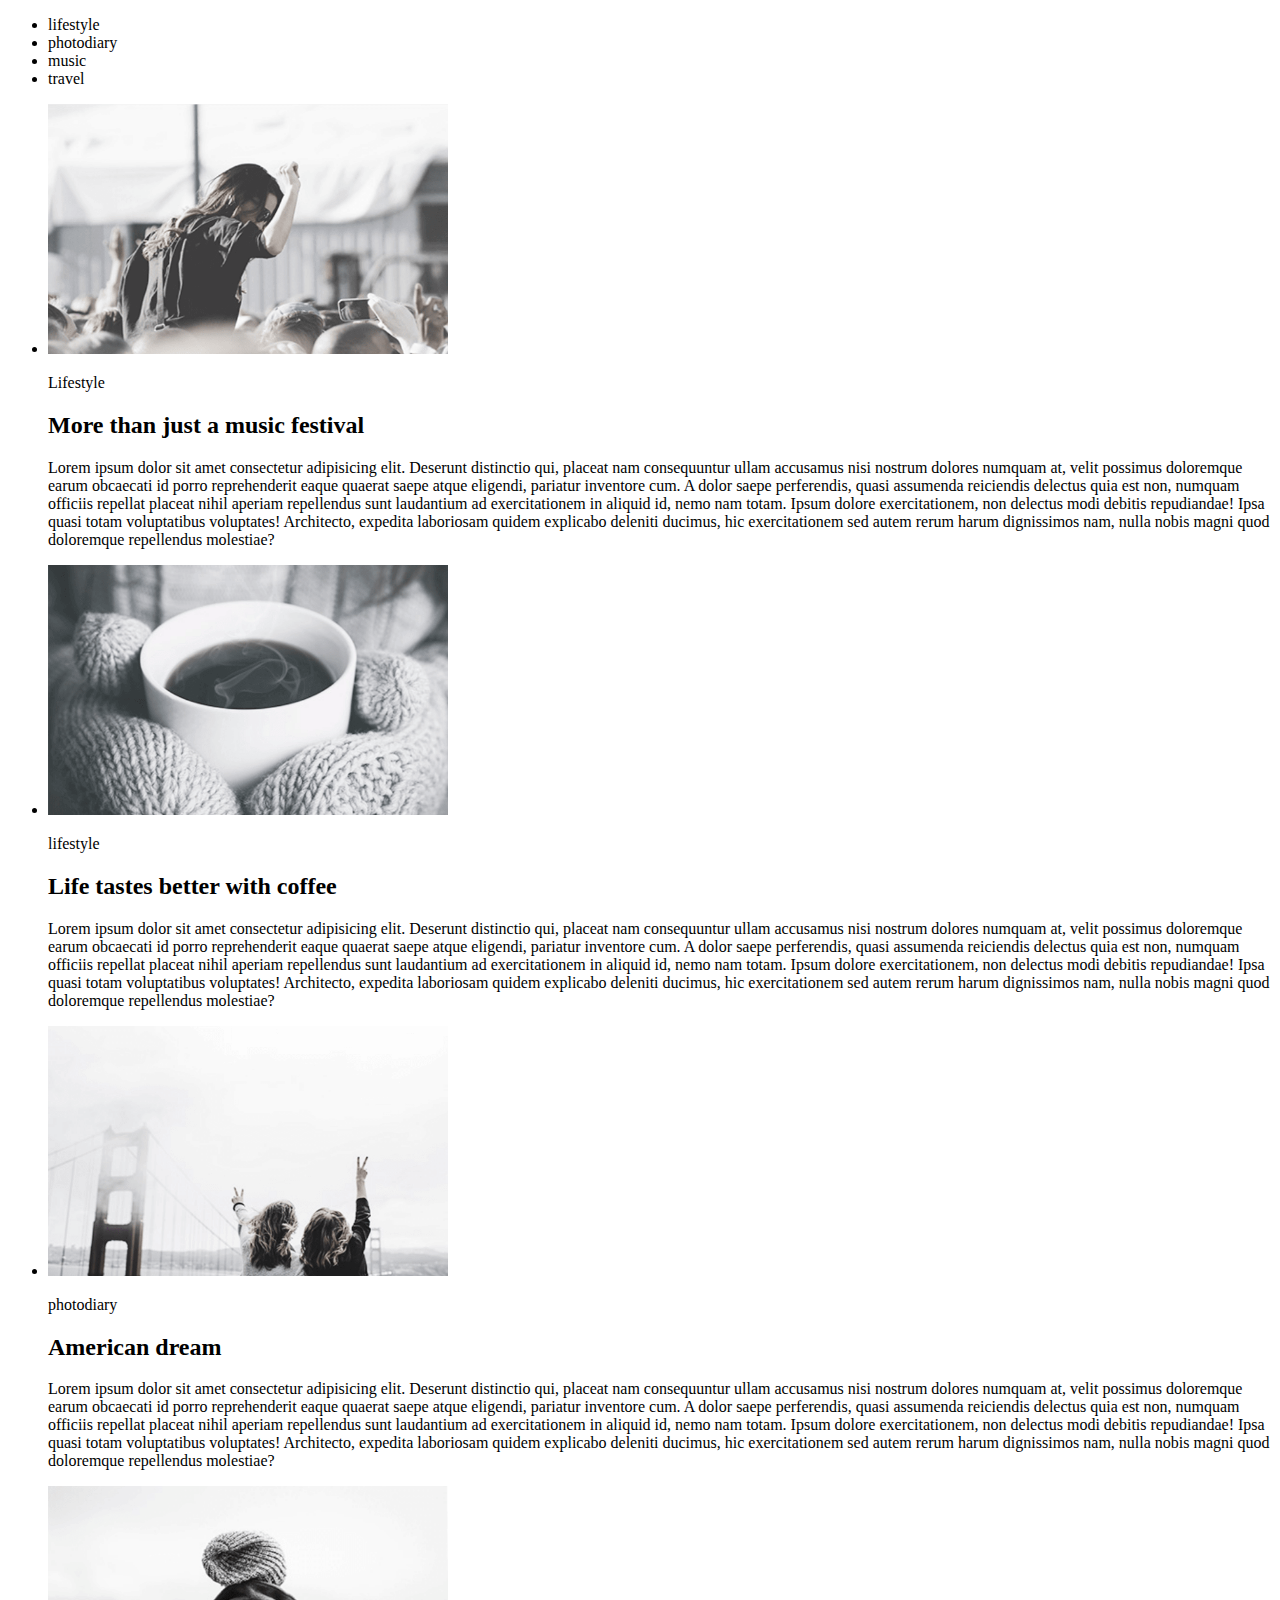
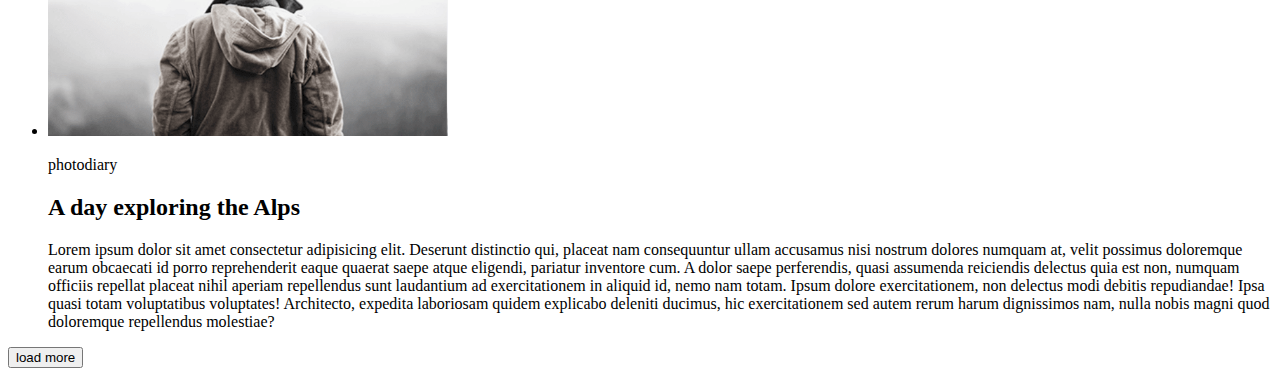
<file: html-css/module-01/index.html>
<!DOCTYPE HTML>
<html lang="en">
    <head>
        <meta charset="UTF-8">
        <title>Life of a Traveling Music Photographer</title>
    </head>
    <body>
		<nav>
			<ul>
				<li>lifestyle</li>
				<li>photodiary</li>
				<li>music</li>
				<li>travel</li>
			</ul>
		</nav>
		
		<main>
			<ul>
				<li>
					<img src="./img/lifestyle1.png" alt="Girl is siting on shoulders at a concert" width="400" height="250">
					<p>Lifestyle</p>
					<h2>More than just a music festival</h2>
					<p>
						Lorem ipsum dolor sit amet consectetur adipisicing elit. Deserunt distinctio qui, placeat
						nam consequuntur ullam accusamus nisi nostrum dolores numquam at, velit possimus doloremque earum obcaecati id
						porro reprehenderit eaque quaerat saepe atque eligendi, pariatur inventore cum. A dolor saepe perferendis,
						quasi assumenda reiciendis delectus quia est non, numquam officiis repellat placeat nihil aperiam
						repellendus sunt laudantium ad exercitationem in aliquid id, nemo nam totam. Ipsum dolore exercitationem,
						non delectus modi debitis repudiandae! Ipsa quasi totam voluptatibus voluptates! Architecto, expedita
						laboriosam quidem explicabo deleniti ducimus, hic exercitationem sed autem rerum harum dignissimos nam,
						nulla nobis magni quod doloremque repellendus molestiae?
					</p>
				</li>
				
				<li>
					<img src="./img/lifestyle2.png" alt="Girl holding a cup of coffee in gloves" width="400" height="250">
					<p>lifestyle</p>
					<h2>Life tastes better with coffee</h2>
					<p>
						Lorem ipsum dolor sit amet consectetur adipisicing elit. Deserunt distinctio qui, placeat
						nam consequuntur ullam accusamus nisi nostrum dolores numquam at, velit possimus doloremque earum obcaecati id
						porro reprehenderit eaque quaerat saepe atque eligendi, pariatur inventore cum. A dolor saepe perferendis,
						quasi assumenda reiciendis delectus quia est non, numquam officiis repellat placeat nihil aperiam
						repellendus sunt laudantium ad exercitationem in aliquid id, nemo nam totam. Ipsum dolore exercitationem,
						non delectus modi debitis repudiandae! Ipsa quasi totam voluptatibus voluptates! Architecto, expedita
						laboriosam quidem explicabo deleniti ducimus, hic exercitationem sed autem rerum harum dignissimos nam,
						nulla nobis magni quod doloremque repellendus molestiae?
					</p>
				</li>
				
				<li>
					<img src="./img/photodiary1.png" alt="Two girls show peace to Golden Gate Bridge" width="400" height="250">
					<p>photodiary</p>
					<h2>American dream</h2>
					<p>
						Lorem ipsum dolor sit amet consectetur adipisicing elit. Deserunt distinctio qui, placeat
						nam consequuntur ullam accusamus nisi nostrum dolores numquam at, velit possimus doloremque earum obcaecati id
						porro reprehenderit eaque quaerat saepe atque eligendi, pariatur inventore cum. A dolor saepe perferendis,
						quasi assumenda reiciendis delectus quia est non, numquam officiis repellat placeat nihil aperiam
						repellendus sunt laudantium ad exercitationem in aliquid id, nemo nam totam. Ipsum dolore exercitationem,
						non delectus modi debitis repudiandae! Ipsa quasi totam voluptatibus voluptates! Architecto, expedita
						laboriosam quidem explicabo deleniti ducimus, hic exercitationem sed autem rerum harum dignissimos nam,
						nulla nobis magni quod doloremque repellendus molestiae?
					</p>
				</li>
				
				<li>
					<img src="./img/photodiary2.png" alt="Guy stands behind and looks at the mountains" width="400" height="250">
					<p>photodiary</p>
					<h2>A day exploring the Alps</h2>
					<p>
						Lorem ipsum dolor sit amet consectetur adipisicing elit. Deserunt distinctio qui, placeat
						nam consequuntur ullam accusamus nisi nostrum dolores numquam at, velit possimus doloremque earum obcaecati id
						porro reprehenderit eaque quaerat saepe atque eligendi, pariatur inventore cum. A dolor saepe perferendis,
						quasi assumenda reiciendis delectus quia est non, numquam officiis repellat placeat nihil aperiam
						repellendus sunt laudantium ad exercitationem in aliquid id, nemo nam totam. Ipsum dolore exercitationem,
						non delectus modi debitis repudiandae! Ipsa quasi totam voluptatibus voluptates! Architecto, expedita
						laboriosam quidem explicabo deleniti ducimus, hic exercitationem sed autem rerum harum dignissimos nam,
						nulla nobis magni quod doloremque repellendus molestiae?
					</p>
				</li>
			</ul>
		</main>
		
		<footer>
			<button>load more</button>
		</footer>
    </body>
</html>
</file>
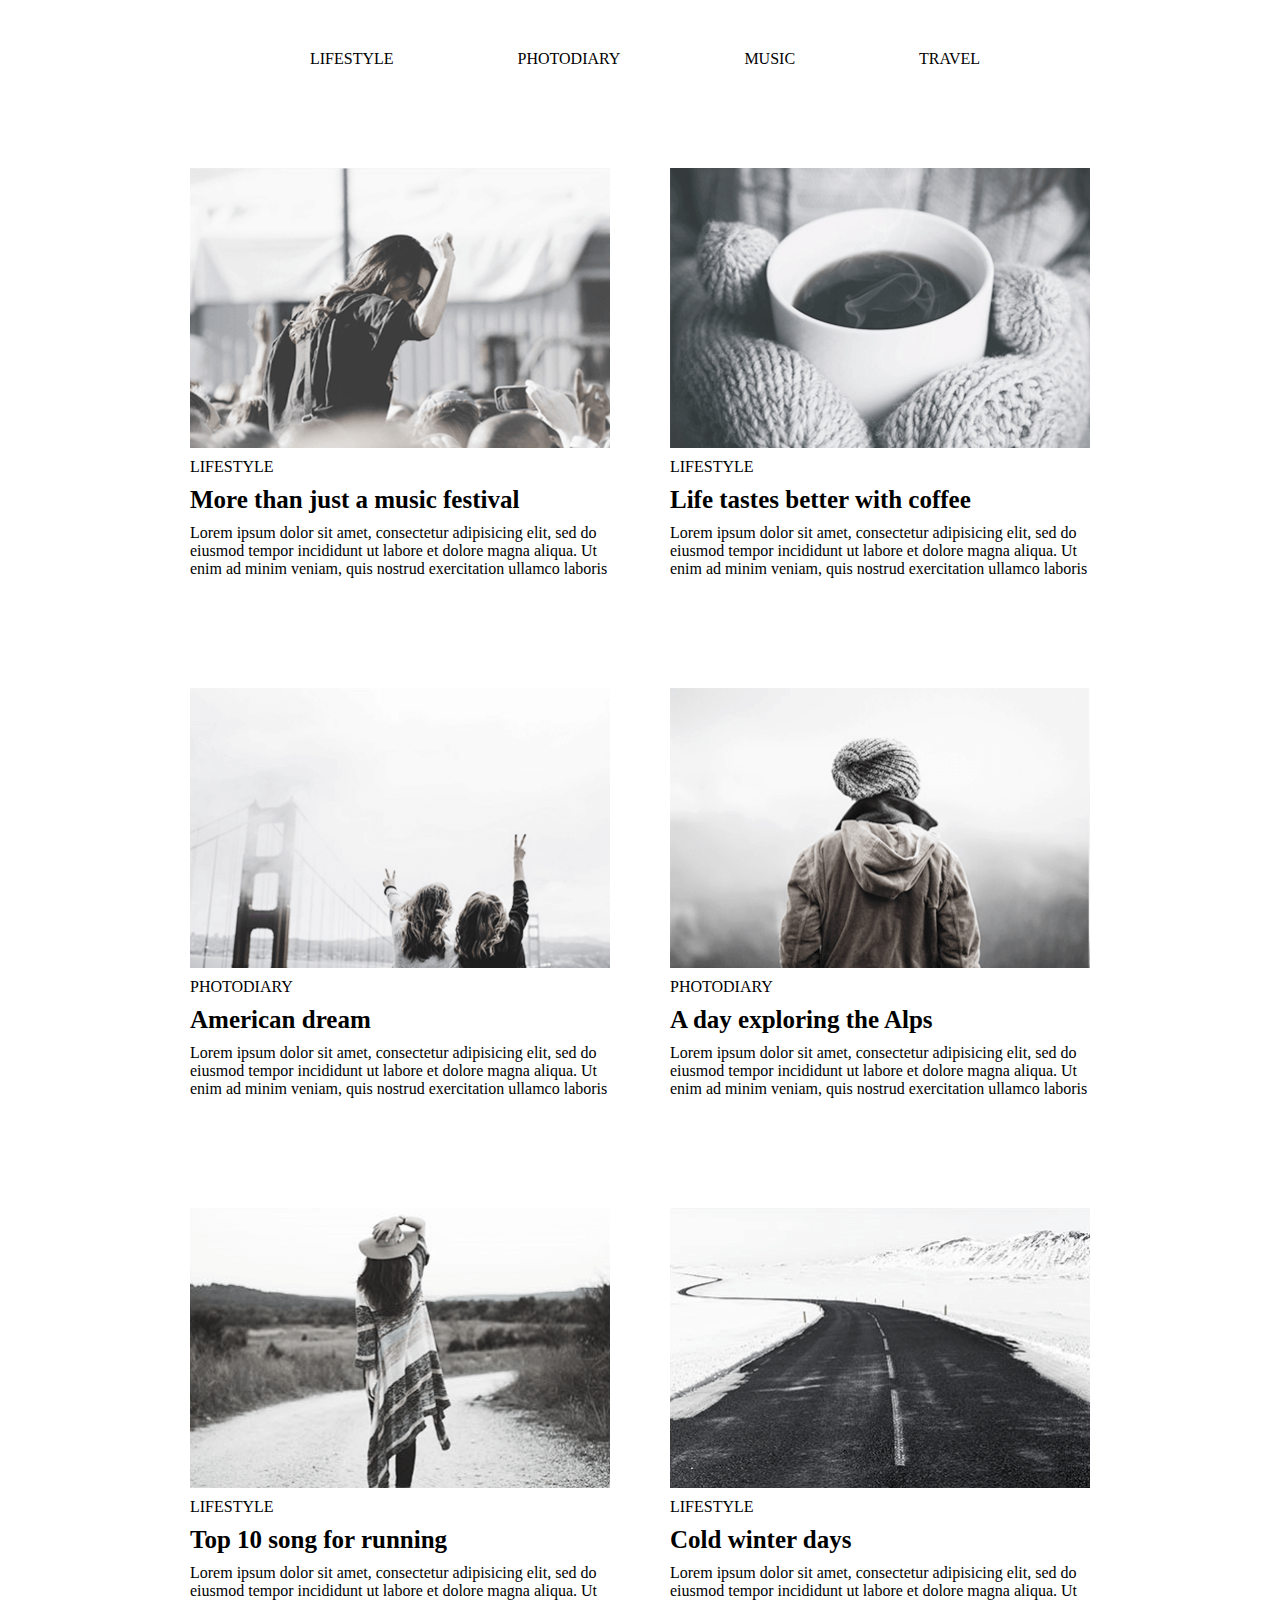
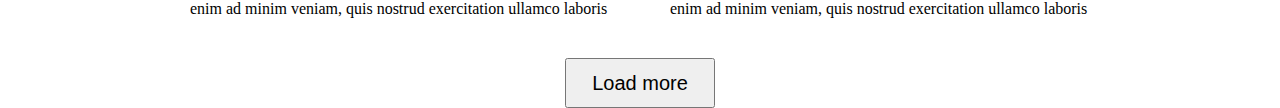
<file: html-css/module-03/index.html>
<!DOCTYPE HTML>
<html lang="en">
<head>
	<meta charset="UTF-8">		
	<link rel="stylesheet" href="css/style.css" type="text/css">
	<title>Life of a Traveling Music Photographer</title>		
</head>
<body>
	<header class="wrapper">
		<nav>
			<ul class="navigation">
				<li>LIFESTYLE</li>
				<li>PHOTODIARY</li>
				<li>MUSIC</li>
				<li>TRAVEL</li>
			</ul>
		</nav>
	</header>
	
	<main class="wrapper">
		<ul class= "articles">
			<li class="rigth_article">
				<img src="./img/lifestyle1.png" alt="Girl is siting on shoulders at a concert">
				<p>LIFESTYLE</p>
				<h2>More than just a music festival</h2>
				<p>
					Lorem ipsum dolor sit amet, consectetur adipisicing elit,
					sed do eiusmod tempor incididunt ut labore et dolore magna aliqua.
					Ut enim ad minim veniam, quis nostrud exercitation ullamco laboris
				</p>
			</li>
			
			<li>
				<img src="./img/lifestyle2.png" alt="Girl holding a cup of coffee in gloves">
				<p>LIFESTYLE</p>
				<h2>Life tastes better with coffee</h2>
				<p>
					Lorem ipsum dolor sit amet, consectetur adipisicing elit,
					sed do eiusmod tempor incididunt ut labore et dolore magna aliqua.
					Ut enim ad minim veniam, quis nostrud exercitation ullamco laboris
				</p>
			</li>			
		
			<li class="rigth_article">
				<img src="./img/photodiary1.png" alt="Two girls show peace to Golden Gate Bridge">
				<p>PHOTODIARY</p>
				<h2>American dream</h2>
				<p>
					Lorem ipsum dolor sit amet, consectetur adipisicing elit,
					sed do eiusmod tempor incididunt ut labore et dolore magna aliqua.
					Ut enim ad minim veniam, quis nostrud exercitation ullamco laboris
				</p>
			</li>
			
			<li>
				<img src="./img/photodiary2.png" alt="Guy stands behind and looks at the mountains">
				<p>PHOTODIARY</p>
				<h2>A day exploring the Alps</h2>
				<p>
					Lorem ipsum dolor sit amet, consectetur adipisicing elit,
					sed do eiusmod tempor incididunt ut labore et dolore magna aliqua.
					Ut enim ad minim veniam, quis nostrud exercitation ullamco laboris
				</p>
			</li>							
		
			<li class="rigth_article">
				<img src="./img/lifestyle3.png" alt="The girl in the hat goes on the road">
				<p>LIFESTYLE</p>
				<h2>Top 10 song for running</h2>
				<p>
					Lorem ipsum dolor sit amet, consectetur adipisicing elit,
					sed do eiusmod tempor incididunt ut labore et dolore magna aliqua.
					Ut enim ad minim veniam, quis nostrud exercitation ullamco laboris
				</p>
			</li>			
			
			<li>
				<img src="./img/lifestyle4.png" alt="Road in snowy locality">
				<p>LIFESTYLE</p>
				<h2>Cold winter days</h2>
				<p>
					Lorem ipsum dolor sit amet, consectetur adipisicing elit,
					sed do eiusmod tempor incididunt ut labore et dolore magna aliqua.
					Ut enim ad minim veniam, quis nostrud exercitation ullamco laboris
				</p>
			</li>
			</div>
		</ul>
	</main>
	
	<footer class="wrapper">
		<button class="load-button">Load more</button>
	</footer>
</body>
</html>
</file>
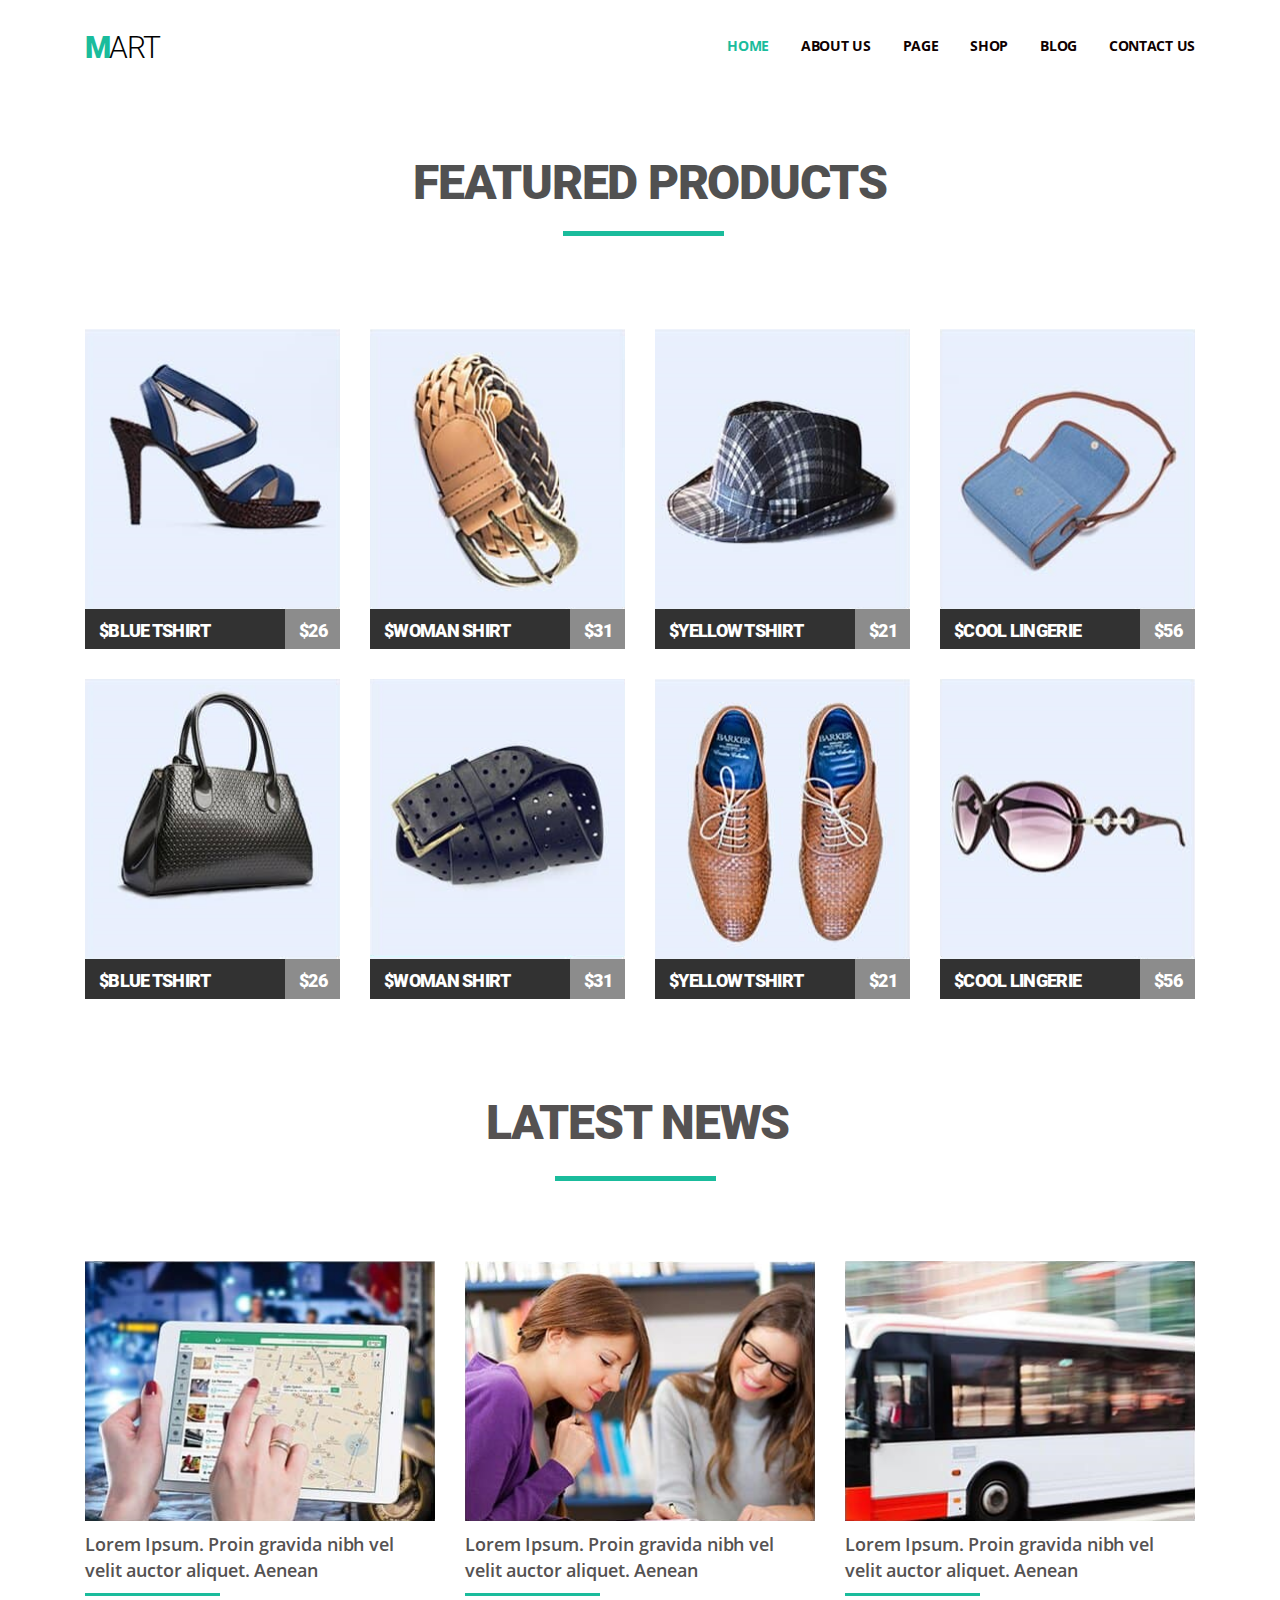
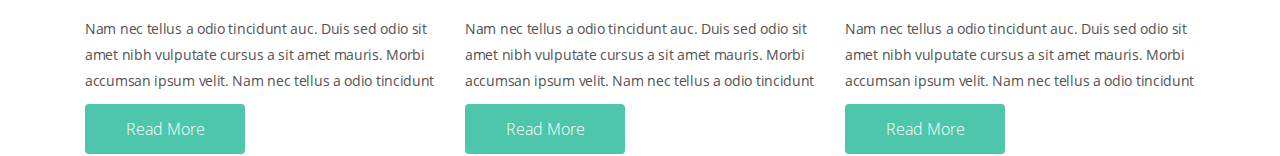
<file: html-css/module-04/index.html>
<!DOCTYPE html>
<html lang="en">
<head>
	<meta charset="UTF-8">
	<title>MART | Products & News</title>
	<link rel="stylesheet" href="css/style.css">
</head>
<body>			
	<header>
		<div class="wrapper">			
			<h2 class="page_title"><span>M</span>ART</h2>
			<nav>
				<ul>
					<li>
						<a href="">home</a>
					</li>
					<li>
						<a href="">about us</a>
					</li>
					<li>
						<a href="">page</a>
					</li>
					<li>
						<a href="">shop</a>
					</li>
					<li>
						<a href="">blog</a>
					</li>
					<li>
						<a href="">contact us</a>
					</li>
				</ul>
			</nav>
		</div>
	</header>

	<main>
		<section class="wrapper products clearfix">
				<h2 class="products_block_title">featured products</h2>				
				<ul class="products_list">
					<li>
						<div class="product_info">
							<div class="product_picture">
								<img src="./img/featuredproducts-p1.png" alt="">
							</div>						
							<div class="product_name">
								<h4>blue tshirt</h4>
							</div>
							<div class="product_price">
								<h4>26</h4>
							</div>
						</div>
					</li>
					<li>
						<div class="product_info">
							<div class="product_picture">
								<img src="./img/featuredproducts-p2.png" alt="">
							</div>						
							<div class="product_name">
								<h4>woman shirt</h4>
							</div>
							<div class="product_price">
								<h4>31</h4>
							</div>
						</div>
					</li>
					<li>
						<div class="product_info">
							<div class="product_picture">
								<img src="./img/featuredproducts-p3.png" alt="">
							</div>						
							<div class="product_name">
								<h4>yellow tshirt</h4>
							</div>
							<div class="product_price">
								<h4>21</h4>
							</div>
						</div>
					</li>
					<li>
						<div class="product_info">
							<div class="product_picture">
								<img src="./img/featuredproducts-p4.png" alt="">
							</div>						
							<div class="product_name">
								<h4>cool lingerie</h4>
							</div>
							<div class="product_price">
								<h4>56</h4>
							</div>
						</div>
					</li>
					<li>
						<div class="product_info">
							<div class="product_picture">
								<img src="./img/featuredproducts-p5.png" alt="">
							</div>						
							<div class="product_name">
								<h4>blue tshirt</h4>
							</div>
							<div class="product_price">
								<h4>26</h4>
							</div>
						</div>
					</li>
					<li>
						<div class="product_info">
							<div class="product_picture">
								<img src="./img/featuredproducts-p6.png" alt="">
							</div>						
							<div class="product_name">
								<h4>woman shirt</h4>
							</div>
							<div class="product_price">
								<h4>31</h4>
							</div>
						</div>
					</li>
					<li>
						<div class="product_info">
							<div class="product_picture">
								<img src="./img/featuredproducts-p7.png" alt="">
							</div>						
							<div class="product_name">
								<h4>yellow tshirt</h4>
							</div>
							<div class="product_price">
								<h4>21</h4>
							</div>
						</div>
					</li>
					<li>
						<div class="product_info">
							<div class="product_picture">
								<img src="./img/featuredproducts-p8.png" alt="">
							</div>						
							<div class="product_name">
								<h4>cool lingerie</h4>
							</div>
							<div class="product_price">
								<h4>56</h4>
							</div>
						</div>
					</li>
				</ul>
		</section>	

		<section class="wrapper news clearfix">
			<h2 class="news_block_title">latest news</h2>
			<ul class="news_list">
				<li>
					<img src="./img/latestnews-img1.png" alt="">
					<h4>
						Lorem Ipsum. Proin gravida nibh vel velit auctor aliquet. Aenean
					</h4>
					<p>
						Nam nec tellus a odio tincidunt auc. Duis sed odio sit amet nibh
						vulputate cursus a sit amet mauris. Morbi accumsan ipsum velit.
						Nam nec tellus a odio tincidunt
					</p>
					<button>Read More</button>
				</li>
				<li>
					<img src="./img/latestnews-img2.png" alt="">
					<h4>
						Lorem Ipsum. Proin gravida nibh vel velit auctor aliquet. Aenean
					</h4>
					<p>
						Nam nec tellus a odio tincidunt auc. Duis sed odio sit amet nibh
						vulputate cursus a sit amet mauris. Morbi accumsan ipsum velit.
						Nam nec tellus a odio tincidunt
					</p>
					<button>Read More</button>
				</li>
				<li>
					<img src="./img/latestnews-img3.png" alt="">
					<h4>
						Lorem Ipsum. Proin gravida nibh vel velit auctor aliquet. Aenean
					</h4>
					<p>
						Nam nec tellus a odio tincidunt auc. Duis sed odio sit amet nibh
						vulputate cursus a sit amet mauris. Morbi accumsan ipsum velit.
						Nam nec tellus a odio tincidunt
					</p>					
					<button>Read More</button>
				</li>				
			</ul>				
		</section>				
	</main>	
</body>
</html>
</file>
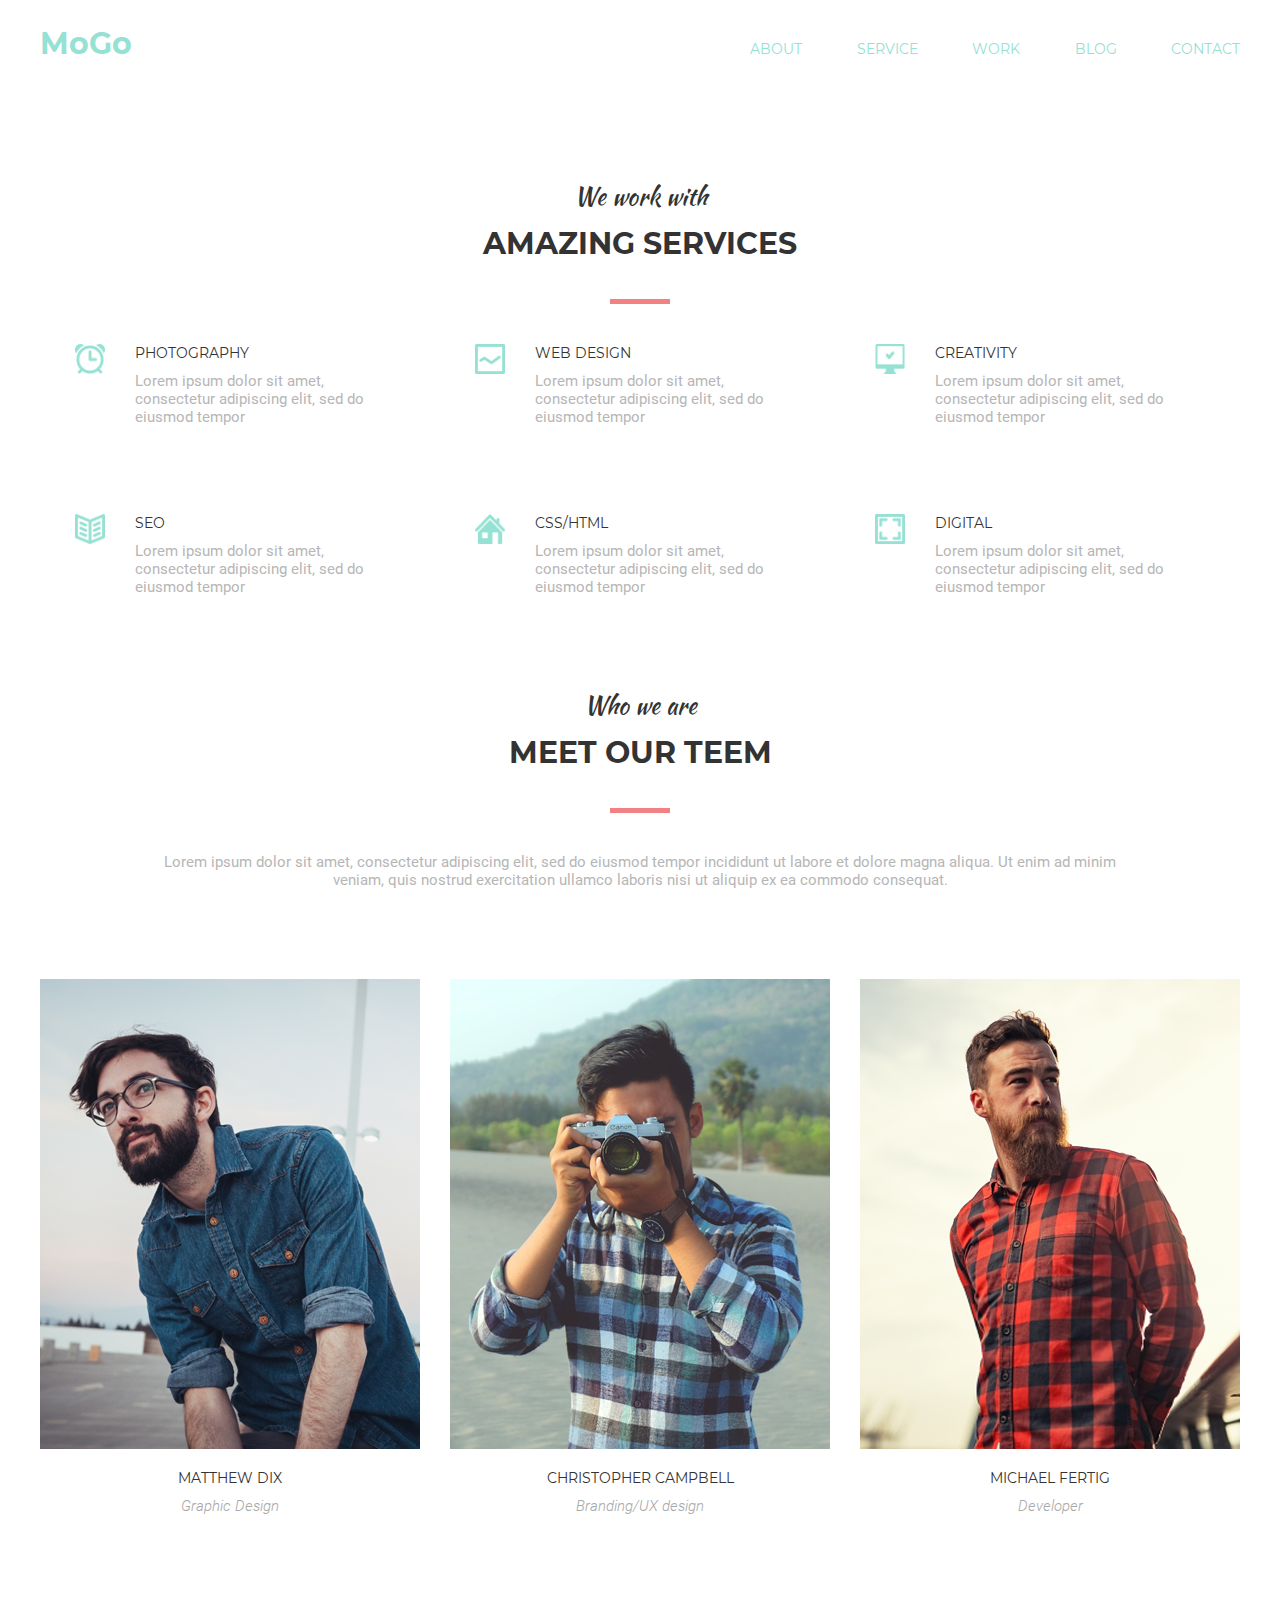
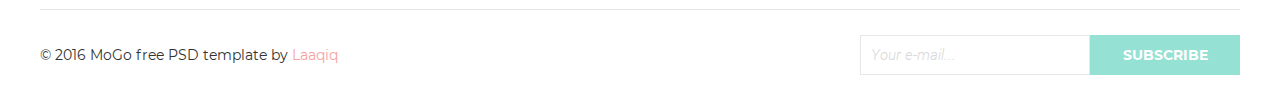
<file: html-css/module-06/index.html>
<!DOCTYPE html>
<html lang="en">
<head>
	<meta charset="UTF-8">
	<title>MoGo | About</title>
	<link rel="stylesheet" href="css/style.css">
</head>
<body>
	<header class="content-wrapper">
		<h1>MoGo</h1>
		<nav>
			<ul>
				<li>
					<a href="#">about</a>
				</li>
				<li>
					<a href="#">service</a>
				</li>
				<li>
					<a href="#">work</a>
				</li>
				<li>
					<a href="#">blog</a>
				</li>
				<li>
					<a href="#">contact</a>
				</li>
			</ul>
		</nav>
	</header>

	<main class="content-wrapper">
		<section class="services">
			<div class="section-title">
				<p>We work with</p>
				<h2>amazing services</h2>
			</div>

			<ul>
				<li>
					<img src="./img/icons/alarm.png" alt="">
					<div class="info">
						<h3>photography</h3>
						<p>
							Lorem ipsum dolor sit amet, consectetur adipiscing elit, sed do eiusmod tempor
						</p>
					</div>
				</li>

				<li>
					<img src="./img/icons/webdesign.png" alt="">
					<div class="info">
						<h3>web design</h3>
						<p>
							Lorem ipsum dolor sit amet, consectetur adipiscing elit, sed do eiusmod tempor
						</p>
					</div>
				</li>

				<li>
					<img src="./img/icons/creativity.png" alt="">
					<div class="info">
						<h3>creativity</h3>
						<p>
							Lorem ipsum dolor sit amet, consectetur adipiscing elit, sed do eiusmod tempor
						</p>
					</div>
				</li>

				<li>
					<img src="./img/icons/seo.png" alt="">
					<div class="info">
						<h3>seo</h3>
						<p>
							Lorem ipsum dolor sit amet, consectetur adipiscing elit, sed do eiusmod tempor
						</p>
					</div>
				</li>

				<li>
					<img src="./img/icons/home.png" alt="">
					<div class="info">
						<h3>css&#47;html</h3>
						<p>
							Lorem ipsum dolor sit amet, consectetur adipiscing elit, sed do eiusmod tempor
						</p>
					</div>
				</li>

				<li>
					<img src="./img/icons/digital.png" alt="">
					<div class="info">
						<h3>digital</h3>
						<p>
							Lorem ipsum dolor sit amet, consectetur adipiscing elit, sed do eiusmod tempor
						</p>
					</div>
				</li>
			</ul>
		</section>

		<section class="team">
			<div class="section-title">
				<p>Who we are</p>
				<h2>meet our teem</h2>
			</div>

			<p>
				Lorem ipsum dolor sit amet, consectetur adipiscing elit, sed do eiusmod tempor incididunt
				ut labore et dolore magna aliqua. Ut enim ad minim veniam, quis nostrud exercitation ullamco
				laboris nisi ut aliquip ex ea commodo consequat.
			</p>

			<ul>
				<li>
					<img src="./img/dix.png" alt="">

					<div class="shared">
						<a href="#">
							<span><img src="./img/icons/facebook.png" alt=""></span>
						</a>
						<a href="#">
							<span><img src="./img/icons/twitter.png" alt=""></span>
						</a>
						<a href="#">
							<span><img src="./img/icons/pinterest.png" alt=""></span>
						</a>
						<a href="#">
							<span><img src="./img/icons/instagram.png" alt=""></span>
						</a>
					</div>
				</li>
				<li>
					<img src="./img/campbell.png" alt="">

					<div class="shared">
						<a href="#">
							<span><img src="./img/icons/facebook.png" alt=""></span>
						</a>
						<a href="#">
							<span><img src="./img/icons/twitter.png" alt=""></span>
						</a>
						<a href="#">
							<span><img src="./img/icons/pinterest.png" alt=""></span>
						</a>
						<a href="#">
							<span><img src="./img/icons/instagram.png" alt=""></span>
						</a>
					</div>
				</li>
				<li>
					<img src="./img/fertig.png" alt="">

					<div class="shared">
						<a href="#">
							<span><img src="./img/icons/facebook.png" alt=""></span>
						</a>
						<a href="#">
							<span><img src="./img/icons/twitter.png" alt=""></span>
						</a>
						<a href="#">
							<span><img src="./img/icons/pinterest.png" alt=""></span>
						</a>
						<a href="#">
							<span><img src="./img/icons/instagram.png" alt=""></span>
						</a>
					</div>
				</li>
			</ul>

			<ul class="team-info">
				<li>
					<h2>Matthew Dix</h2>
					<h3>Graphic Design</h3>
				</li>
				<li>
					<h2>Christopher Campbell</h2>
					<h3>Branding/UX design</h3>
				</li>
				<li>
					<h2>Michael Fertig</h2>
					<h3>Developer</h3>
				</li>
			</ul>
		</section>
	</main>

	<footer class="content-wrapper">
		<h2>&copy; 2016 MoGo free PSD template by <span>Laaqiq</span></h2>
		<div class="subscribe">
			<input type="text" value="Your e-mail...">
			<button>SUBSCRIBE</button>
		</div>
	</footer>

</body>
</html>
</file>
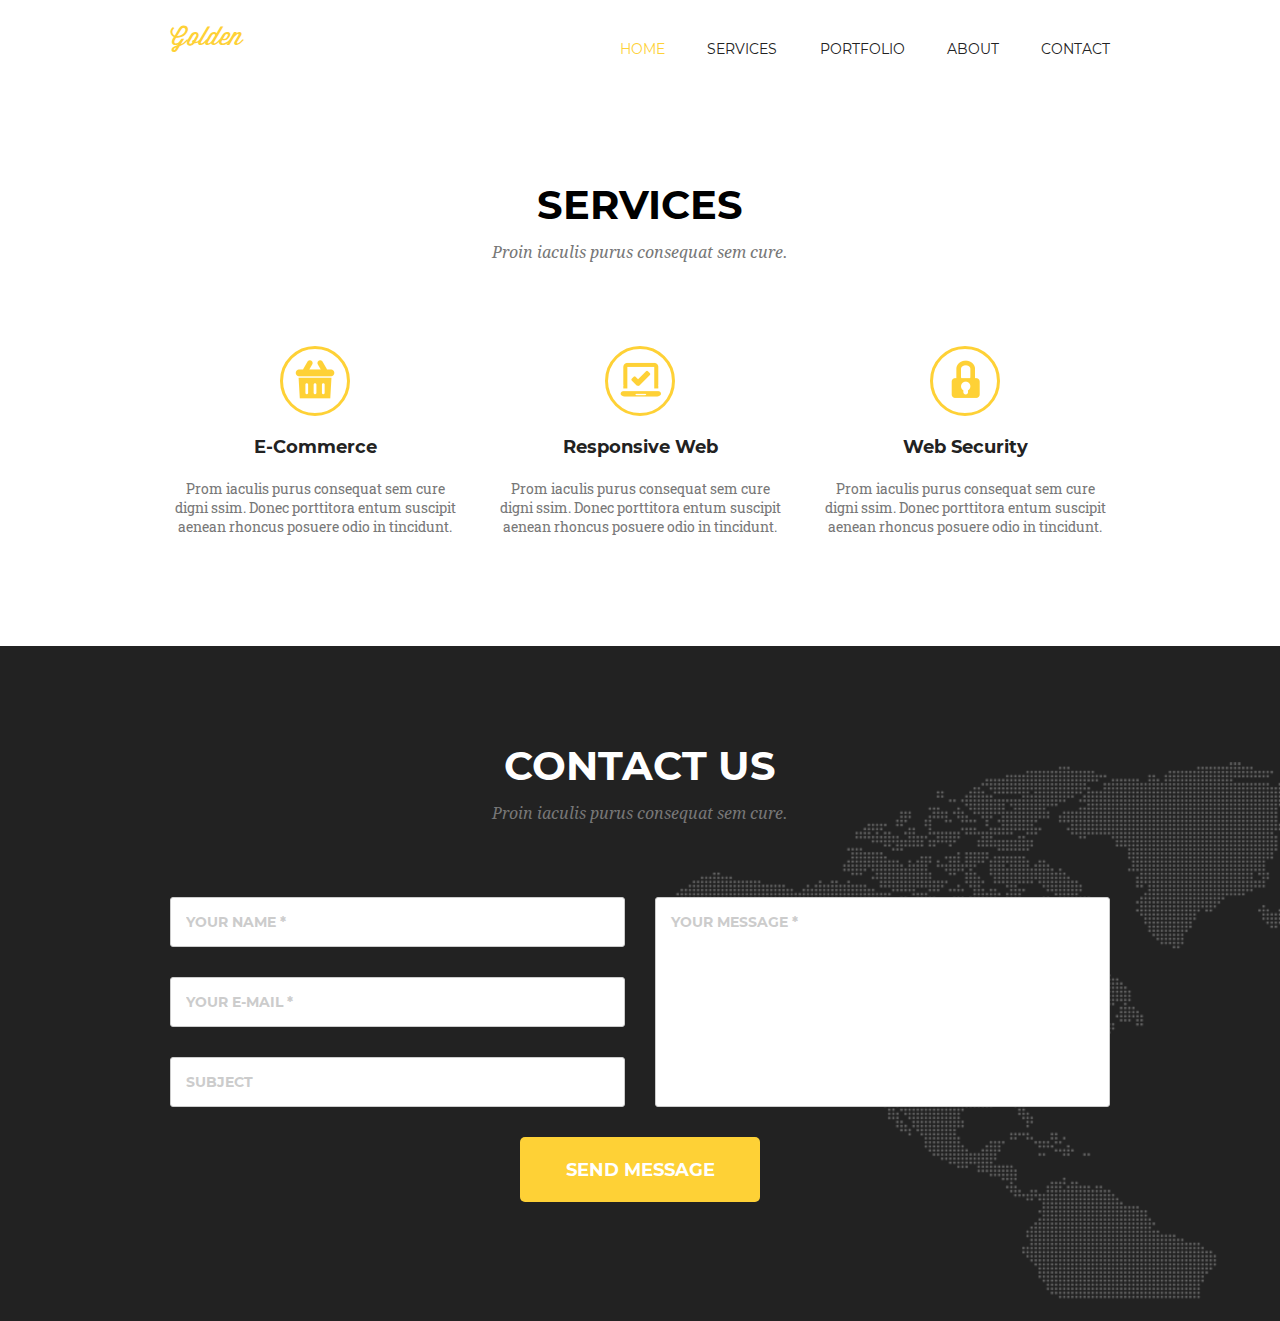
<file: html-css/module-07/index.html>
<!DOCTYPE html>
<html lang="en">
<head>
	<meta charset="UTF-8">
	<title>Golden | home</title>
	<link rel="stylesheet" href="css/style.css">
</head>
<body>
	<header class="wrapper">
		<h1>Golden</h1>

		<nav>
			<ul>
				<li>
					<a href="#">home</a>
				</li>
				<li>
					<a href="#">services</a>
				</li>
				<li>
					<a href="#">portfolio</a>
				</li>
				<li>
					<a href="#">about</a>
				</li>
				<li>
					<a href="#">contact</a>
				</li>
			</ul>
		</nav>
	</header>

	<main>
		<section class="services wrapper">
			<div class="section-title">
				<h3>services</h3>
				<h4>Proin iaculis purus consequat sem cure.</h4>
			</div>

			<ul>
				<li>
					<div class="service-picture">
						<span><img src="./img/icons/basket.png" alt=""></span>
					</div>
					<h5>E-Commerce</h5>
					<p>Prom iaculis purus consequat sem cure digni ssim. Donec porttitora entum suscipit aenean rhoncus posuere odio in tincidunt.</p>
				</li>

				<li>
					<div class="service-picture">
						<span><img src="./img/icons/laptop.png" alt=""></span>
					</div>
					<h5>Responsive Web</h5>
					<p>Prom iaculis purus consequat sem cure digni ssim. Donec porttitora entum suscipit aenean rhoncus posuere odio in tincidunt.</p>
				</li>

				<li>
					<div class="service-picture">
						<span><img src="./img/icons/locked.png" alt=""></span>
					</div>
					<h5>Web Security</h5>
					<p>Prom iaculis purus consequat sem cure digni ssim. Donec porttitora entum suscipit aenean rhoncus posuere odio in tincidunt.</p>
				</li>
			</ul>
		</section>

		<section class="contact">
			<div class="section-title">
				<h3>contact us</h3>
				<h4>Proin iaculis purus consequat sem cure.</h4>
			</div>

			<form action="#">
				<input name="name" type="text" required placeholder="your name *">

				<input name="email" type="email" required placeholder="your e-mail *">

				<input name="subject" type="text" placeholder="subject">

				<input type="submit" value="send message">				

				<textarea name="message" required placeholder="your message *"></textarea>
			</form>
		</section>
		
	</main>
</body>
</html>
</file>
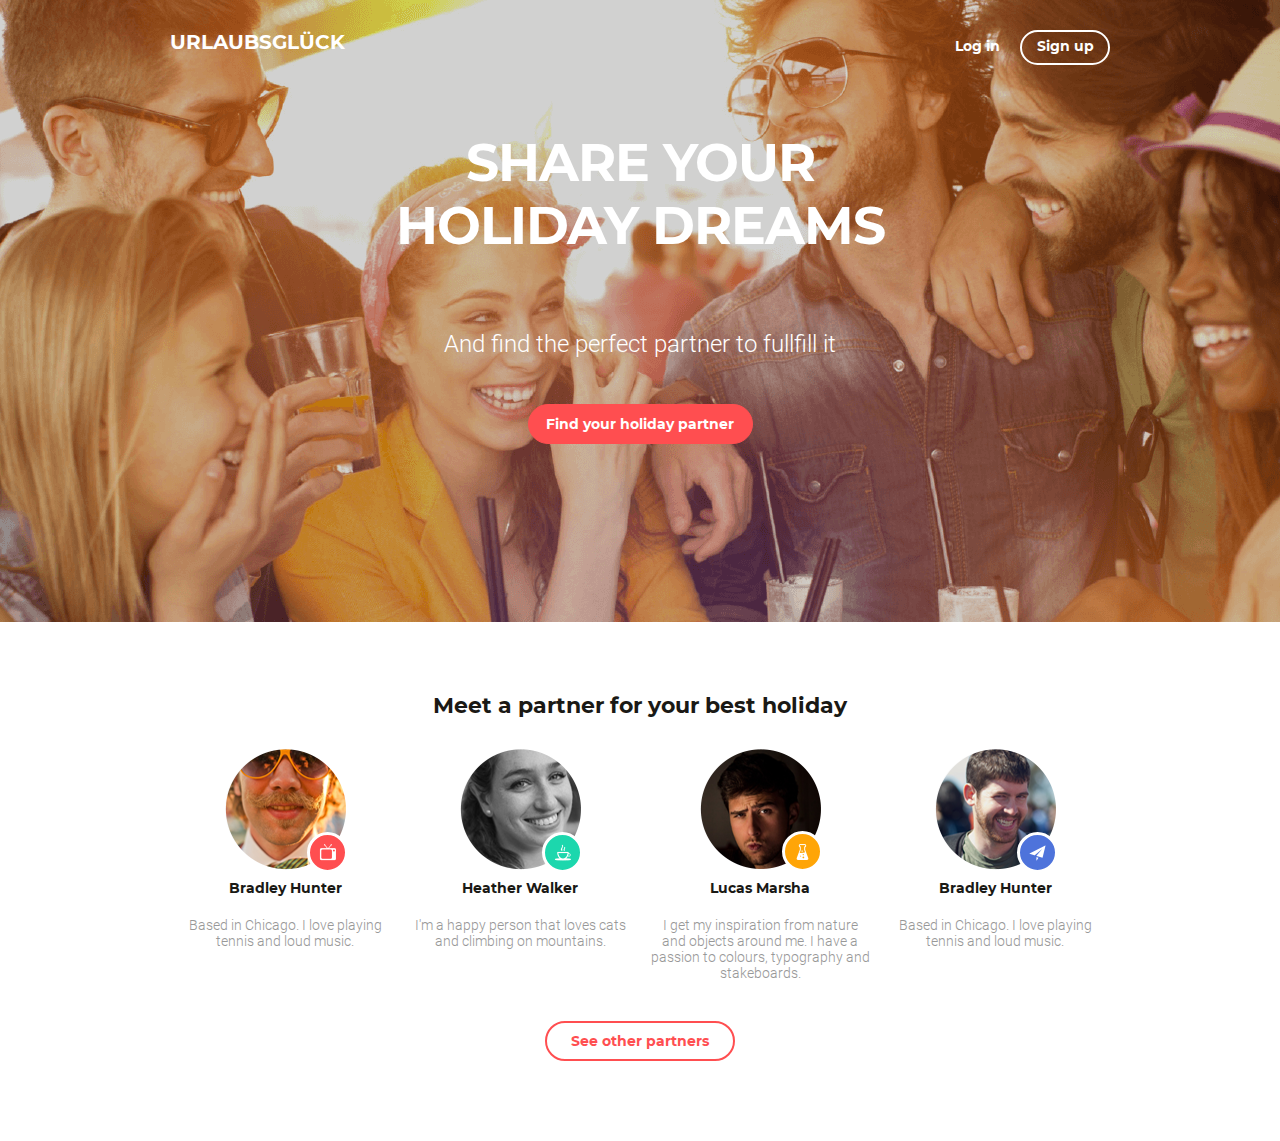
<file: html-css/module-08/index.html>
<!DOCTYPE html>
<html lang="en">
<head>
	<meta charset="UTF-8">
	<meta name="viewport" content="width=device-width, initial-scale=1">
	<link rel="stylesheet" href="css/mobile.css">
	<link rel="stylesheet" href="css/tablet.css">
	<link rel="stylesheet" href="css/desktop.css">
	<link rel="stylesheet" href="css/general.css">	
	<title>URLAUBSGLÜCK</title>	
</head>
<body>
	<header>
		<h1>URLAUBSGLÜCK</h1>

		<nav>
			<a href="#">Log in</a>
			<a href="#">Sign up</a>
		</nav>
	</header>

	<main>
		<section class="banner">
			<picture>
				<source media="(min-width: 960px)" srcset="./img/banner-desktop.png">
				<source media="(min-width: 768px)" srcset="./img/banner-tablet.png">
				<img srcset="./img/banner-mobile.png">
			</picture>
			
			<h2>share your holiday dreams</h2>

			<p>And find the perfect partner to fullfill it</p>

			<button>Find your holiday partner</button>
		</section>

		<section class="partners">
			<h3>Meet a partner for your best holiday</h3>

			<ul>
				<li>
					<div class="photo">
						<img src="./img/item1.png" alt="">
					</div>

					<h4>Bradley Hunter</h4>

					<p>
						Based in Chicago. I love playing tennis and loud music.
					</p>
				</li>

				<li>
					<div class="photo">
						<img src="./img/item2.png" alt="">
					</div>

					<h4>Lucas Marsha</h4>

					<p>
						I get my inspiration from nature and objects around me. I have a passion to colours, typography and stakeboards.
					</p>
				</li>

				<li>
					<div class="photo">
						<img src="./img/item3.png" alt="">
					</div>

					<h4>Heather Walker</h4>

					<p>
						I'm a happy person that loves cats and climbing on mountains.
					</p>
				</li>

				<li>
					<div class="photo">
						<img src="./img/item4.png" alt="">
					</div>

					<h4>Bradley Hunter</h4>

					<p>
						Based in Chicago. I love playing tennis and loud music.
					</p>
				</li>
			</ul>
		</section>
	</main>

	<footer>
		<button>See other partners</button>
	</footer>
</body>
</html>
</file>
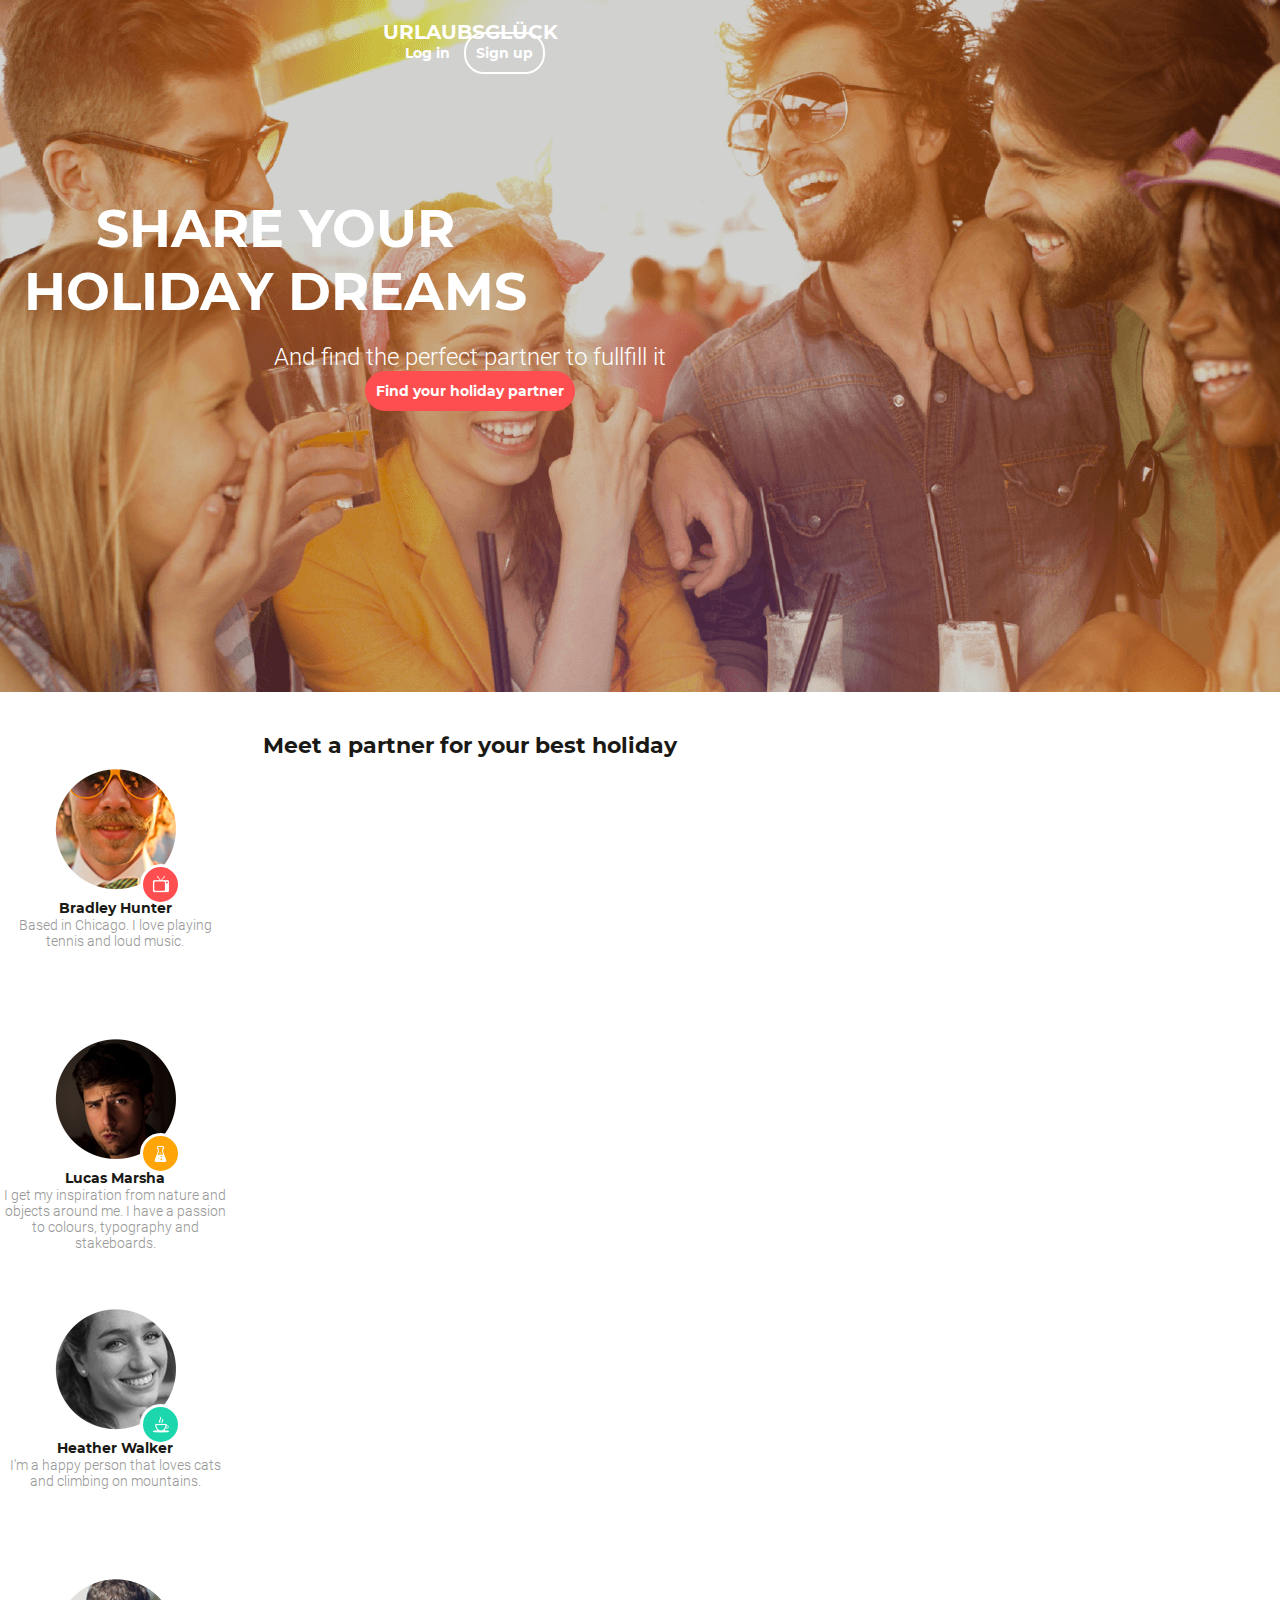
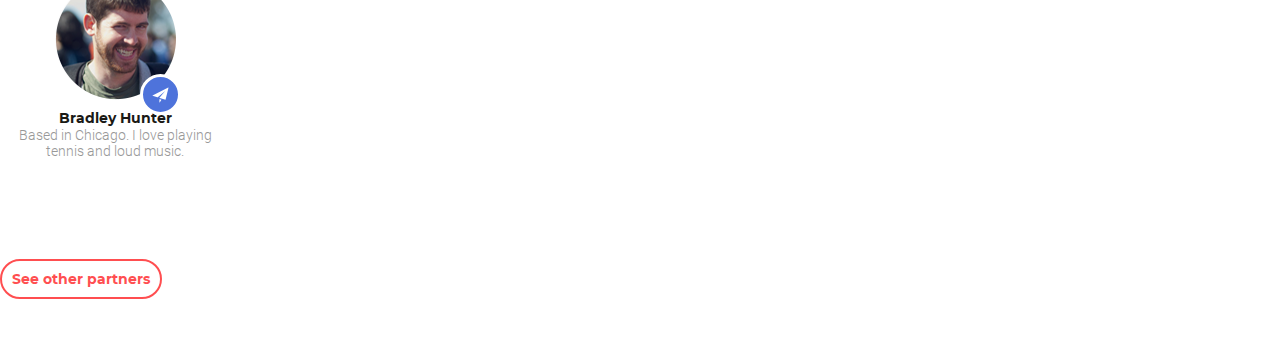
<file: html-css/module-09/index.html>
<!DOCTYPE html>
<html lang="en">
<head>
	<meta charset="UTF-8">
	<meta name="viewport" content="width=device-width, initial-scale=1">
	<link rel="stylesheet" href="https://maxcdn.bootstrapcdn.com/bootstrap/4.0.0-beta.2/css/bootstrap.min.css" integrity="sha384-PsH8R72JQ3SOdhVi3uxftmaW6Vc51MKb0q5P2rRUpPvrszuE4W1povHYgTpBfshb" crossorigin="anonymous">
	<link rel="stylesheet" href="css/general.css">
	<link rel="stylesheet" href="css/style.css">
	<link rel="stylesheet" href="css/media.css">	
	<title>URLAUBSGLÜCK</title>	
</head>
<body>
	<header class="header">
		<div class="container">
			<div class="header-top">
				<nav class="nav align-items-center flex-column-reverse flex-md-row justify-content-md-between">
					<a class="nav__logo" href="#">URLAUBSGLÜCK</a>

					<div class="menu">
						<a class="menu__log-in menu__link" href="#">Log in</a>
						<a class="menu__sign-up menu__link" href="#">Sign up</a>
					</div>
				</nav>
			</div>

			<div class="row justify-content-center align-items-center">
				<h1 class="header__title col-12 col-md-10 col-lg-7">share your holiday dreams</h1>

				<p class="header__text col-9 col-md-12">And find the perfect partner to fullfill it</p>

				<button class="header__btn-find col-10 col-md-4 col-lg-3">Find your holiday partner</button>
			</div>
		</div>
	</header>

	<main>
		<section class="parnters">
			<div class="container">
				<div class="section-title row justify-content-center">
					<h2 class="section-title__text col-10">Meet a partner for your best holiday</h2>
				</div>
				
				<ul class="partners-list row align-items-center justify-content-center">
					<li class="partners-list__item col-10 col-md-4 ml-md-1 col-lg-3 ml-lg-0">
						<div class="partners-list__photo">
							<img class="partners-list__photo-img" src="./img/item1.png" alt="">
						</div>

						<h4 class="partners-list__name">Bradley Hunter</h4>

						<p class="partners-list__about">
							Based in Chicago. I love playing tennis and loud music.
						</p>
					</li>

					<li class="partners-list__item col-10 col-md-4 ml-md-1 order-md-1 col-lg-3 ml-lg-0">
						<div class="partners-list__photo">
							<img class="partners-list__photo-img" src="./img/item2.png" alt="">
						</div>

						<h4 class="partners-list__name">Lucas Marsha</h4>

						<p class="partners-list__about">
							I get my inspiration from nature and objects around me. I have a passion to colours, typography and stakeboards.
						</p>
					</li>

					<li class="partners-list__item col-10 col-md-4 mr-md-1 col-lg-3 mr-lg-0">
						<div class="partners-list__photo">
							<img class="partners-list__photo-img" src="./img/item3.png" alt="">
						</div>

						<h4 class="partners-list__name">Heather Walker</h4>

						<p class="partners-list__about">
							I'm a happy person that loves cats and climbing on mountains.
						</p>
					</li>

					<li class="partners-list__item col-10 col-md-4 mr-md-1 order-md-1 col-lg-3 mr-lg-0">
						<div class="partners-list__photo">
							<img class="partners-list__photo-img" src="./img/item4.png" alt="">
						</div>

						<h4 class="partners-list__name">Bradley Hunter</h4>

						<p class="partners-list__about">
							Based in Chicago. I love playing tennis and loud music.
						</p>
					</li>
				<!-- /partners-list -->
				</ul>

				<div class="row justify-content-center align-items-center">
					<button class="partners__btn-other col-10 col-md-3 col-lg-3">See other partners</button>
				</div>
			<!-- /container -->
			</div>
		</section>
	</main>	
</body>
</html>
</file>
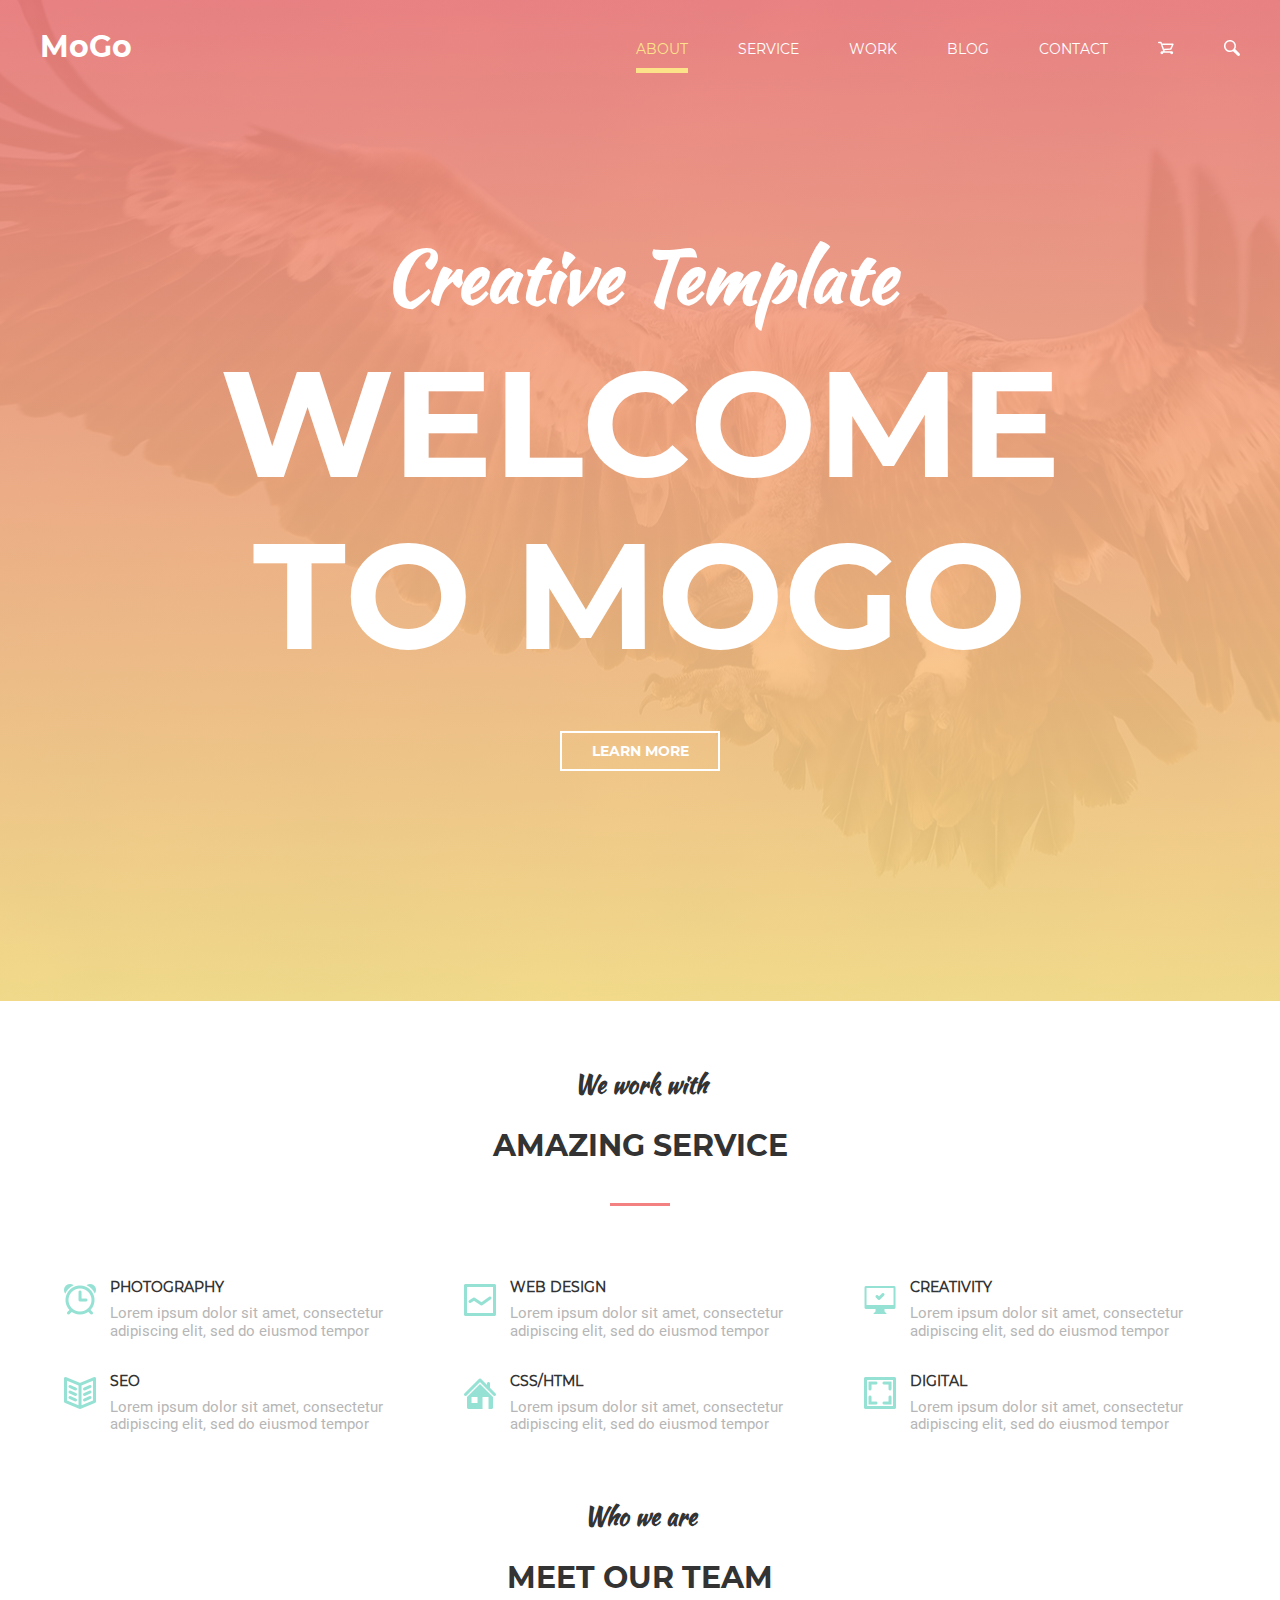
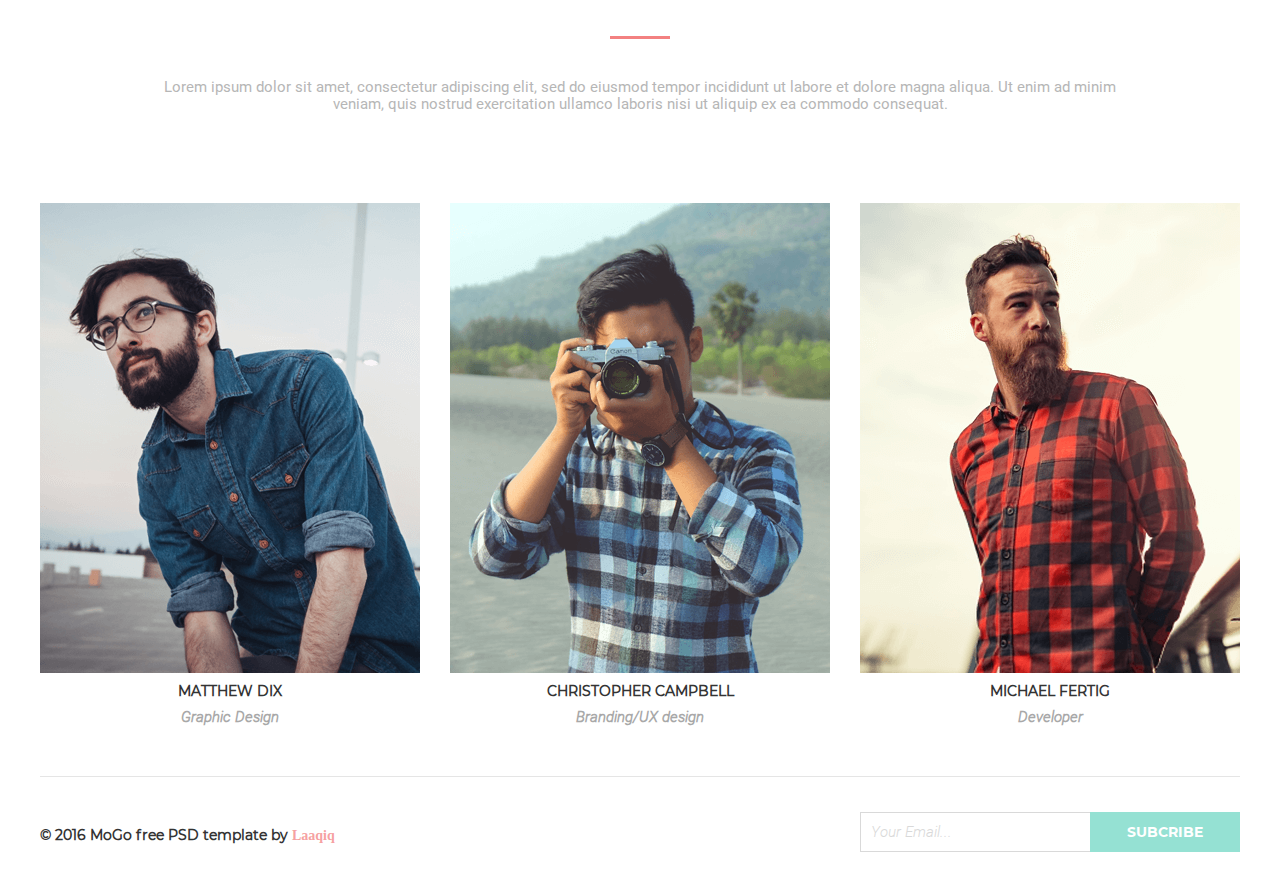
<file: html-css/module-10/index.html>
<!DOCTYPE html>
<html lang="en">
<head>
	<meta charset="UTF-8">
	<meta name="viewport" content="width=device-width, initial-scale=1">
	<title>MoGo | About</title>
	<link rel="stylesheet" href="css/fonts.css">
	<link rel="stylesheet" href="css/root.css">
	<link rel="stylesheet" href="css/normalize.css">
	<link rel="stylesheet" href="css/style.css">
</head>
<body>
	<header class="header">
		<div class="container">
			<nav class="navigation">
				<a class="navigation__logo" href="#">MoGo</a>

				<ul class="menu">
					<li class="menu__item">
						<a href="#" class="menu__link menu__link--active">about</a>
					</li>
					<li class="menu__item">
						<a href="#" class="menu__link">service</a>
					</li>
					<li class="menu__item">
						<a href="#" class="menu__link">work</a>
					</li>
					<li class="menu__item">
						<a href="#" class="menu__link">blog</a>
					</li>
					<li class="menu__item">
						<a href="#" class="menu__link">contact</a>
					</li>
					<li class="menu__item">
						<a href="#" class="menu__link">
							<svg class="menu__link-icon">
								<use xlink:href="./img/icons/sprite.svg#icon-shopping-cart"></use>
							</svg>
						</a>
					</li>
					<li class="menu__item">
						<a href="#" class="menu__link">
							<svg class="menu__link-icon">
								<use xlink:href="./img/icons/sprite.svg#icon-magnify-in-glass"></use>
							</svg>
						</a>
					</li>
				</ul>				
			<!-- /navigation -->
			</nav>	

			<h1 class="header__title">
				Creative Template
				<div class="header__subtitle">Welcome to MoGo</div>
			</h1>

			<button class="header__btn">Learn More</button>
		<!-- /container -->
		</div>
	</header>

	<main>
		<section class="services">
			<div class="container">
				<div class="section-title">
					<h2 class="section-title__title">We work with</h2>
					<h3 class="section-title__subtitle">Amazing service</h3>
				</div>

				<ul class="service-list">
					<li class="service-list__item">
						<h2 class="service-list__name">photography</h2>
						<p class="service-list__text">
							Lorem ipsum dolor sit amet, consectetur adipiscing elit, sed do eiusmod tempor
						</p>
					</li>
					<li class="service-list__item">
						<h2 class="service-list__name">web design</h2>
						<p class="service-list__text">
							Lorem ipsum dolor sit amet, consectetur adipiscing elit, sed do eiusmod tempor
						</p>
					</li>
					<li class="service-list__item">
						<h2 class="service-list__name">creativity</h2>
						<p class="service-list__text">
							Lorem ipsum dolor sit amet, consectetur adipiscing elit, sed do eiusmod tempor
						</p>
					</li>
					<li class="service-list__item">
						<h2 class="service-list__name">seo</h2>
						<p class="service-list__text">
							Lorem ipsum dolor sit amet, consectetur adipiscing elit, sed do eiusmod tempor
						</p>
					</li>
					<li class="service-list__item">
						<h2 class="service-list__name">css&#47;html</h2>
						<p class="service-list__text">
							Lorem ipsum dolor sit amet, consectetur adipiscing elit, sed do eiusmod tempor
						</p>
					</li>
					<li class="service-list__item">
						<h2 class="service-list__name">digital</h2>
						<p class="service-list__text">
							Lorem ipsum dolor sit amet, consectetur adipiscing elit, sed do eiusmod tempor
						</p>
					</li>
				<!-- /service-list -->
				</ul>
			<!-- /container -->
			</div>
		</section>

		<section class="team">
			<div class="container">
				<div class="section-title">
					<h2 class="section-title__title">Who we are</h2>
					<h3 class="section-title__subtitle">Meet our team</h3>
				</div>

				<p class="team__text">
					Lorem ipsum dolor sit amet, consectetur adipiscing elit, sed do
					eiusmod tempor incididunt ut labore et dolore magna aliqua.
					Ut enim ad minim veniam, quis nostrud exercitation
					ullamco laboris nisi ut aliquip ex ea commodo consequat. 
				</p>

				<ul class="team-list">
					<li class="team-list__item">
						<div class="team-list__photo">
							<img class="team-list__photo-img" srcset="./img/dix.png 380w, ./img/dix@2x.png 760w"
								sizes="380px" src="./img/dix.png" alt="Matthew Dix" width="380" height="470">
							
							<div class="social-wrp">
								<div class="social-links">
									<a class="social-links__item" href="#">
										<svg class="social-links__icon social-links__icon--facebook">
											<use xlink:href="./img/icons/sprite.svg#icon-facebook"></use>
										</svg>
									</a>
									<a class="social-links__item" href="#">
										<svg class="social-links__icon social-links__icon--twitter">
											<use xlink:href="./img/icons/sprite.svg#icon-twitter"></use>
										</svg>
									</a>
									<a class="social-links__item" href="#">
										<svg class="social-links__icon social-links__icon--pinterest">
											<use xlink:href="./img/icons/sprite.svg#icon-pinterest"></use>
										</svg>
									</a>
									<a class="social-links__item" href="#">
										<svg class="social-links__icon social-links__icon--instagram">
											<use xlink:href="./img/icons/sprite.svg#icon-instagram"></use>
										</svg>
									</a>
								</div>
							<!-- /social-wrp -->
							</div>	
						</div>

						<h2 class="team-list__name">Matthew Dix</h2>
						
						<h3 class="team-list__position">Graphic Design</h3>
					</li>
					<li class="team-list__item">
						<div class="team-list__photo">
							<img class="team-list__photo-img" srcset="./img/campbell.png 380w, ./img/campbell@2x.png 760w"
								sizes="380px" src="./img/campbell.png" alt="Christopher Campbell" width="380" height="470">

							<div class="social-wrp">
								<div class="social-links">
									<a class="social-links__item" href="#">
										<svg class="social-links__icon social-links__icon--facebook">
											<use xlink:href="./img/icons/sprite.svg#icon-facebook"></use>
										</svg>
									</a>
									<a class="social-links__item" href="#">
										<svg class="social-links__icon social-links__icon--twitter">
											<use xlink:href="./img/icons/sprite.svg#icon-twitter"></use>
										</svg>
									</a>
									<a class="social-links__item" href="#">
										<svg class="social-links__icon social-links__icon--pinterest">
											<use xlink:href="./img/icons/sprite.svg#icon-pinterest"></use>
										</svg>
									</a>
									<a class="social-links__item" href="#">
										<svg class="social-links__icon social-links__icon--instagram">
											<use xlink:href="./img/icons/sprite.svg#icon-instagram"></use>
										</svg>
									</a>
								</div>
							<!-- /social-wrp -->
							</div>
						</div>

						<h2 class="team-list__name">Christopher Campbell</h2>
						
						<h3 class="team-list__position">Branding&#47;UX design</h3>
					</li>
					<li class="team-list__item">
						<div class="team-list__photo">
							<img class="team-list__photo-img" srcset="./img/fertig.png 380w, ./img/fertig@2x.png 760w"
								sizes="380px" src="./img/fertig.png" alt="Michael Fertig" width="380" height="470">

							<div class="social-wrp">
								<div class="social-links">
									<a class="social-links__item" href="#">
										<svg class="social-links__icon social-links__icon--facebook">
											<use xlink:href="./img/icons/sprite.svg#icon-facebook"></use>
										</svg>
									</a>
									<a class="social-links__item" href="#">
										<svg class="social-links__icon social-links__icon--twitter">
											<use xlink:href="./img/icons/sprite.svg#icon-twitter"></use>
										</svg>
									</a>
									<a class="social-links__item" href="#">
										<svg class="social-links__icon social-links__icon--pinterest">
											<use xlink:href="./img/icons/sprite.svg#icon-pinterest"></use>
										</svg>
									</a>
									<a class="social-links__item" href="#">
										<svg class="social-links__icon social-links__icon--instagram">
											<use xlink:href="./img/icons/sprite.svg#icon-instagram"></use>
										</svg>
									</a>
								</div>
							<!-- /social-wrp -->
							</div>
						</div>

						<h2 class="team-list__name">Michael Fertig</h2>
						
						<h3 class="team-list__position">Developer</h3>
					</li>
				<!-- /team-list -->
				</ul>
			<!-- /container -->
			</div>
		</section>
	</main>

	<footer class="footer">
		<div class="container">
			<div class="footer-content">
				<div class="copyrights">
					<h3 class="copyrights__text">&copy; 2016 MoGo free PSD template by <span class="copyrights__text--colored-text">Laaqiq</span></h3>
				</div>

				<form class="subscribe-form" action="#" method="POST">
					<input class="subscribe-form__mail" name="mail" type="email" placeholder="Your Email..." required>
					<input class="subscribe-form__submit" name="subcribe" type="submit" value="subcribe">
				</form>
			</div>
		</div>
	</footer>
</body>
</html>
</file>
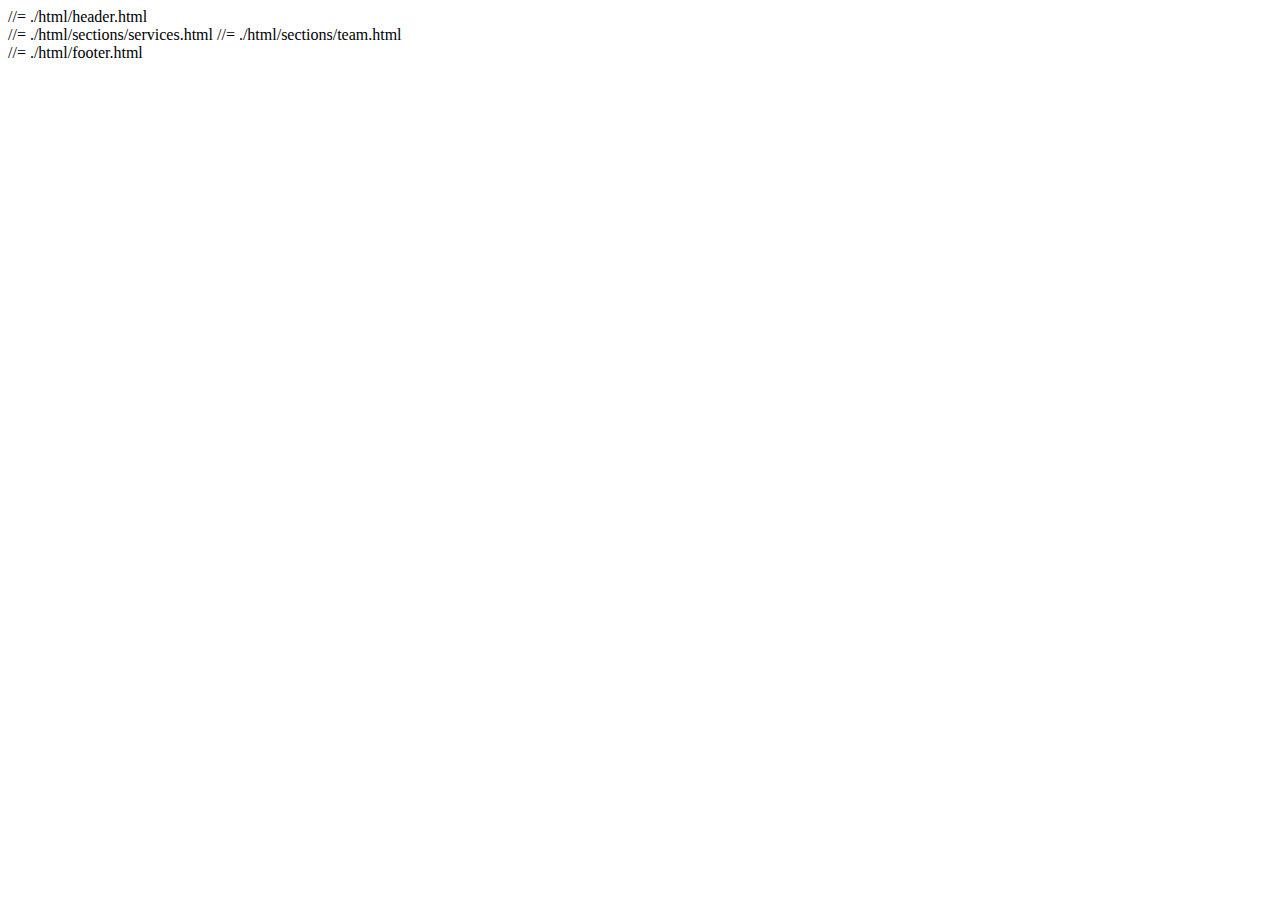
<file: html-css/module-11/src/index.html>
<!DOCTYPE html>
<html lang="en">
  <head>
    <meta charset="UTF-8" />
    <meta name="viewport" content="width=device-width, initial-scale=1.0" />
    <meta http-equiv="X-UA-Compatible" content="ie=edge" />
    <title>MoGo | About</title>
    <!-- Сюда будет всталена ссылка на файл стилей -->
    <!-- inject:css -->
    <!-- endinject -->
  </head>

  <body>
    //= ./html/header.html
    <main>
      //= ./html/sections/services.html
      //= ./html/sections/team.html
    </main>
    //= ./html/footer.html
    <!-- Сюда будет всталена ссылка на файл скриптов -->
    <!-- inject:js -->
    <!-- endinject -->
  </body>
</html>
</file>
<file: html-css/module-03/css/style.css>
* {
	-webkit-box-sizing: border-box;
	box-sizing: border-box;
	outline: none;
    margin: 0;    
    padding: 0;
    list-style: none;    
}
.wrapper {
    width: 900px;
    margin-left: auto;
    margin-right: auto;
    padding: 0px;
}
header {
    margin: 50px 0 100px 0;    
}
.navigation li {
    display: inline-block;
    margin-left: 120px;
}
.articles {
    margin: 0;
    padding: 0;
    font-size: 0;
}
.rigth_article {
    left: 100%;
    margin-right: 60px;
}
.articles li {
    display: inline-block;
    width: 420px;
    margin-bottom: 100px;    
}
.articles li:nth-last-child(-n+2) {
    margin-bottom: 0;
}
.articles li img{
    width: 100%;
    height: 280px;    
}
.articles li p{
    font-size: 16px;
    padding: 10px 0 10px 0;
}
.articles li h2{
    font-size: 25px;    
}
footer {
    margin-top: 30px;
}
.load-button {
    width: 150px;
    height: 50px;    
    margin-left: auto;
    margin-right: auto;    
    display: flex;
    justify-content: center;
    align-items: center;
    font-size: 20px;
}
</file>
<file: html-css/module-04/css/style.css>
@font-face {
	font-family: 'OpenSans-Regular';
	src: url('../fonts/OpenSans-Regular.woff2') format('woff2'),
	url('../fonts/OpenSans-Regular.woff') format('woff');
	font-weight: normal;
	font-style: normal;
}

@font-face {
	font-family: 'OpenSans-Light';
	src: url('../fonts/OpenSans-Light.woff2') format('woff2'),
	url('../fonts/OpenSans-Light.woff') format('woff');
	font-weight: 300;
	font-style: normal;
}

@font-face {
	font-family: 'Roboto-Black';
	src: url('../fonts/Roboto-Black.woff2') format('woff2'),
	url('../fonts/Roboto-Black.woff') format('woff');
	font-weight: 900;
	font-style: normal;
}

@font-face {
	font-family: 'OpenSans-Bold';
	src: url('../fonts/OpenSans-Bold.woff2') format('woff2'),
	url('../fonts/OpenSans-Bold.woff') format('woff');
	font-weight: bold;
	font-style: normal;
}

@font-face {
	font-family: 'OpenSans-SemiBold';
	src: url('../fonts/OpenSans-SemiBold.woff2') format('woff2'),
	url('../fonts/OpenSans-SemiBold.woff') format('woff');
	font-weight: 600;
	font-style: normal;
}

@font-face {
	font-family: 'Roboto-Light';
	src: url('../fonts/Roboto-Light.woff2') format('woff2'),
	url('../fonts/Roboto-Light.woff') format('woff');
	font-weight: 300;
	font-style: normal;
}

html,
body,
div,
span,
object,
iframe,
h1,
h2,
h3,
h4,
h5,
h6,
p,
blockquote,
pre,
abbr,
address,
cite,
code,
del,
dfn,
em,
img,
ins,
kbd,
q,
samp,
small,
strong,
sub,
sup,
var,
dl,
dt,
dd,
ol,
ul,
li,
button,
fieldset,
form,
input,
label,
legend,
textarea,
select,
table,
caption,
tbody,
tfoot,
thead,
tr,
th,
td,
a,
b,
i,
u,
article,
aside,
canvas,
details,
figcaption,
figure,
footer,
header,
menu,
nav,
section,
summary,
time,
mark,
audio,
video {
	font-size: 100%;
	font-style: normal;
	font-weight: normal;
	line-height: inherit;
	vertical-align: baseline;
	background: none;
	white-space: normal;
}
* {
	-webkit-box-sizing: border-box;
	box-sizing: border-box;
	outline: none;
	margin: 0;
	list-style: none;
	padding: 0;
	font-family: 'OpenSans-Regular';
	text-decoration: none;
}
form {
	height: inherit;
}
iframe {
	width: 100%;
}

.wrapper {
	width: 1110px;
	min-height: 30px;
	margin: 0 auto;
}
.clearfix:after {
	content: "";
	display: table;
	clear: both;
}
/*header styles begin*/
header {
	width: 100%;
	margin: auto;
	padding: 33px 0;
}
header .page_title {
	font-family: 'Roboto-Light';
	font-size: 30px;
	line-height: 1;
	letter-spacing: -1.6px;
	float: left;
}
header .page_title span {
	font-family: 'Roboto-Black';
	color: #1abc9c;
}
header nav {
	float: right;
	margin: 0px;
	padding: 3px 0 0 0;
	font-size: 0px;
}
header nav li {
	display: inline-block;
	margin-left: 32px;
}
header nav a {
	color: #0f0101;
	font-size: 14px;
	letter-spacing: -0.3px;
	font-family: 'OpenSans-Bold';
	text-transform: uppercase;
}
header nav li:nth-child(1) a {
	color: #1abc9c;
}
header nav a:hover {
	color: #1abc9c;
}
/*header styles end*/

/*products styles begin*/
.products {
	margin: 67px auto 0;
}
.products_block_title {
	color: #515151;
	font-size: 48px;
	text-align: center;
	line-height: 40px;
	margin: 0 0 0 20px;
	letter-spacing: -1.24px;
	text-transform: uppercase;
	font-family: 'Roboto-Black';
}
.products_block_title:after {
	left: -7px;
	content: '';
	height: 5px;
	width: 161px;
	display: block;
    margin: 28px auto 0;
	position: relative;
	background: #1abc9c;
}
.products .products_list {
	width: 100%;
	margin: 93px auto 0;
}
.products .products_list li {
	float: left;
	width: 255px;
	height: 320px;
    margin: 0 30px 30px 0;
}
.products .products_list li:nth-child(4n) {
	margin-right: 0;
}
.products .products_list li:nth-last-child(-n+4) {
    margin-bottom: 0;
}
.products .product_info {
	width: 100%;
	height: 100%;
	margin: 0;
	padding: 0;
}
.products .products_list li .product_info .product_picture {
	width: 100%;
	height: 280px;
	top: 100%;
	background-color: rgb(233, 240, 253);
}
.products .products_list li .product_info .product_picture img {
	width: 100%;
	height: 100%;
}
.products .products_list li .product_info .product_name {
	float: left;
	bottom: 100%;
	width: 200px;
	height: 40px;
	margin: 0 -2px 0 0;
	background: #323232;
}
.products .products_list li .product_info .product_price {
	float: right;
	bottom: 100%;
	width: 55px;
	height: 40px;
	background: #8c8c8c;
}
.products .products_list .product_info h4 {
	color: #fff;
	font-size: 18px;
	line-height: 32px;
	letter-spacing: -0.7px;
	text-transform: uppercase;
	font-family: 'Roboto-Black';
	margin: 6px 0px 0 14px;
}
.products .products_list li .product_picture:hover {
	cursor: pointer;
}
.products .products_list li .product_picture:hover ~ .product_name {
	background: #1abc9c;
}
.products .products_list li .product_picture:hover ~ .product_price {
	background: #7fd9c7;
}
.products .products_list li .product_picture:hover ~ .product_price h4{
	color: white;
}
.products .products_list li .product_picture:hover ~ .product_name h4{
	color: white;
}
.products .products_list li .product_info h4:before {
	content: "$";
}
/*products styles end*/
/*news styles begin*/
.news_block_title {
	color: #555252;
	font-size: 48px;
	text-align: center;
	line-height: 40px;
	margin: 0 5px 0 0;
	letter-spacing: -1.24px;
	text-transform: uppercase;
	font-family: 'Roboto-Black';
}
.news_block_title:after {	
	left: -2px;
	content: '';
	height: 5px;
	width: 161px;
	display: block;
    margin: 33px auto 0;
	position: relative;
	background: #1abc9c;
}
.news {
	margin: 104px auto 0;
}
.news .news_list {
	width: 100%;
	margin: 80px auto 45px;
}
.news .news_list li {
	float: left;
	width: 350px;
	height: 495px;
	margin: 0 30px 0 0;
}
.news .news_list li:last-child {
	margin: 0;
}
.news .news_list li img {
	width: 100%;
	height: 260px;
}
.news .news_list li img {
	width: 100%;
	height: 260px;
}
.news .news_list li h4 {
	font-family: "OpenSans-SemiBold";
	color: #555252;
	font-size: 18px;
	line-height: 26px;
	letter-spacing: -0.12px;
	padding: 5px 0 0 0;
}
.news .news_list li h4:after {
	content: '';
    height: 3px;
    width: 135px;
	display: block;
    margin: 10px 0 0 0;
	position: relative;
	background: #1abc9c;
}
.news .news_list li p {
	font-family: "OpenSans-Regular";
	color: #555252;
	font-size: 14px;
	line-height: 26px;
	letter-spacing: -0.3px;
    padding: 20px 0 0 0;
}
.news .news_list li button {
	width: 160px;
	height: 50px;
	background-color: #4EC6AB;
	border-radius: 4px;
	border: none;
	font-family: "OpenSans-Light";
	font-size: 16px;
	line-height: 26px;
	color: white;
	margin: 10px 0 0 0;
	cursor: pointer;
}
/*news styles end*/
</file>
<file: html-css/module-06/css/style.css>
@font-face {
	font-family: 'Montserrat-Bold';
	src: url('../fonts/Montserrat-Bold.woff2') format('woff2'),
	url('../fonts/Montserrat-Bold.woff') format('woff');
	font-weight: normal;
	font-style: normal;
}

@font-face {
	font-family: 'Montserrat-Regular';
	src: url('../fonts/Montserrat-Regular.woff2') format('woff2'),
	url('../fonts/Montserrat-Regular.woff') format('woff');
	font-weight: normal;
	font-style: normal;
}

@font-face {
	font-family: 'KaushanScript-Regular';
	src: url('../fonts/KaushanScript-Regular.woff2') format('woff2'),
	url('../fonts/KaushanScript-Regular.woff') format('woff');
	font-weight: normal;
	font-style: normal;
}

@font-face {
	font-family: 'Roboto-Regular';
	src: url('../fonts/Roboto-Regular.woff2') format('woff2'),
	url('../fonts/Roboto-Regular.woff') format('woff');
	font-weight: normal;
	font-style: normal;
}

@font-face {
	font-family: 'Roboto-LightItalic';
	src: url('../fonts/Roboto-LightItalic.woff2') format('woff2'),
	url('../fonts/Roboto-LightItalic.woff') format('woff');
	font-weight: normal;
	font-style: normal;
}

html,
body,
div,
span,
object,
iframe,
h1,
h2,
h3,
h4,
h5,
h6,
p,
blockquote,
pre,
abbr,
address,
cite,
code,
del,
dfn,
em,
img,
ins,
kbd,
q,
samp,
small,
strong,
sub,
sup,
var,
dl,
dt,
dd,
ol,
ul,
li,
button,
fieldset,
form,
input,
label,
legend,
textarea,
select,
table,
caption,
tbody,
tfoot,
thead,
tr,
th,
td,
a,
b,
i,
u,
article,
aside,
canvas,
details,
figcaption,
figure,
footer,
header,
menu,
nav,
section,
summary,
time,
mark,
audio,
video {
	font-size: 100%;
	font-style: normal;
	font-weight: normal;
	line-height: inherit;
	vertical-align: baseline;
	background: none;
	white-space: normal;
}
* {
	-webkit-box-sizing: border-box;
	box-sizing: border-box;
	outline: none;
	margin: 0;
	list-style: none;
	padding: 0;
	font-family: 'OpenSans-Regular';
	text-decoration: none;
}
form {
	height: inherit;
}
iframe {
	width: 100%;
}

/*general styles begin*/
.content-wrapper {
	width: 1200px;
	min-height: 30px;
	margin: 0 auto;
	padding: 0;
}
.content-wrapper .section-title {
	line-height: 1;
	text-align: center;
}
.section-title p {
	font-family: var(--ffKaushanScriptReg);
	font-size: 24px;
	color: var(--title-color);
}
.section-title h2 {
	font-family: var(--ffMonserratBolt);
	font-size: 30px;
	text-transform: uppercase;
	color: var(--title-color);
	margin-top: 20px;
}
.section-title:after {
	display: block;
	content: '';
	width: 60px;
	height: 5px;
	margin:  40px auto;
	background: var(--underline-color);
}
/*general styles end*/

/*header styles begin*/
header.content-wrapper {
	display: flex;
	justify-content: space-between;
}
h1 {
	font-family: var(--ffMonserratBolt);
	font-size: 30px;
	color: var(--main-color);
	margin-top: 25px;
}
header ul {
	display: flex;
	width: 490px;
	height: 35px;
	justify-content: space-between;
	margin-top: 40px;
}
header a {
	font-family: var(--ffMonserratReg);
	font-size: 14px;
	text-transform: uppercase;
	color: var(--main-color);
}
header a:after {
	display: none;
	content: '';
	height: 5px;
	background: var(--underline-color);
	margin-top: 10px;
}
header a:hover {
	transition: 200ms linear;
	color: var(--underline-color);
}
header a:hover:after {
	transition: 200ms linear;
	display: block;
}
/*header styles end*/

/*services styles begin*/
.services {
	margin: 110px auto 0;
}
.services ul {
	display: flex;
	flex-wrap: wrap;
	justify-content: space-around;
	width: 100%;
	height: 260px;
}
.services li {
	display: flex;
	align-items: stretch;
	width: 330px;
	min-height: 90px;
}
.services li:nth-last-child(-n+3) {
	margin-top: 80px;
}
.services li img {
	width: 30px;
	height: 30px;
	margin-right: 30px;
}
.services li h3 {
	font-family: var(--ffMonserratReg);
	font-size: 14px;
	text-transform: uppercase;
	color: var(--title-color);
	margin-bottom: 10px;
}
.services li p {
	font-family: var(--ffRobotoReg);
	font-size: 15px;
	color: var(--paragraph-color);
}
/*services styles end*/

/*team 2 styles begin*/
section.team .section-title p {
	font-family: var(--ffKaushanScriptReg);
	font-size: 24px;
	color: var(--title-color);
}
.team {
	margin: 90px auto 80px;
}
.team p {
	width: 80%;
	margin: 0 auto;
	text-align: center;
	font-family: var(--ffRobotoReg);
	font-size: 15px;
	color: var(--paragraph-color);
}
.team ul {
	display: flex;
	justify-content: space-between;
	flex-wrap: wrap;
	margin-top: 90px;
}
.team ul li {
	position: relative;
	display: flex;
	justify-content: center;
	align-items: center;
	width: 380px;
	height: 470px;
	background: #95e1d3;
}
.team li:after {
	content: '';
	position: absolute;
	width: 100%;
	height: 100%;
	top: 0;
	left: 0;
	background: linear-gradient(90turn, #fce38a, #f38181);
}
.team li img {
	position: absolute;
	width: 100%;
	height: 100%;
	top: 0;
	left: 0;
	z-index: 1;
}
.team li .shared {
	position: absolute;
	display: flex;
	justify-content: space-between;
	align-items: center;
	width: 223px;
	height: 55px;
	background: #f9bd87;
}
.shared a {
	display: flex;
	justify-content: center;
	align-items: center;
	width: 55px;
    height: 55px;
	background: #fce38a;
}
.shared a img {
	position: relative;
	z-index: 0;
}
.team li:hover img {
	transition: 0.2s linear;
	top: -10px;
	left: -10px;
}
.team li:hover .shared img {
	transition: 0.2s linear;
	top: 0;
	left: 0;
}
.team li:hover:after {
	transition: 0.2s linear;
	z-index: 2;
	opacity: 0.7;
	top: -10px;
	left: -10px;
}
.team li:hover .shared {
	transition: 0.2s linear;
	z-index: 3;
	transform: translate(-10px, -10px);
}
.team li .shared a:hover {
	transition: 0.2s linear;
	background: rgb(149, 225, 211);
	box-shadow: 1px 0px 0px 0px rgba(149, 225, 211, 0.65);
}
.team ul.team-info {
	margin-top: 10px;
	height: 70px;
}
.team ul.team-info li {
	display: block;
	height: 70px;
	background: white;
}
.team ul.team-info li:after {
	display: none;
}
.team ul.team-info li h2 {
	font-family: var(--ffMonserratReg);
	font-size: 14px;
	color: var(--title-color);
	text-align: center;
	text-transform: uppercase;
	padding: 10px;
}
.team ul.team-info li h3 {
	font-family: var(--ffRobotoLI);
	font-size: 15px;
	color: #a8a8a8;
	text-align: center;
}
/*team 2 styles end*/

/*footer styles begin*/
footer.content-wrapper {
	display: flex;	
	justify-content: space-between;
	border-top: 1px solid #e5e5e5;
	padding: 25px 0 25px 0;
}
footer h2 {
	font-family: var(--ffMonserratReg);
	font-size: 14px;
	color: var(--title-color);
	margin: auto 0;
}
footer span {
	font-family: var(--ffMonserratReg);
	font-size: 14px;
	color: #f6a1a1;
}
footer .subscribe {
	width: 380px;
	height: 40px;
	margin: auto 0;	
}
input {
	width: 230px;
	height: 100%;
	border: none;
	border: 1px solid #e7e7e7;
	padding: 10px;
	font-family: var(--ffRobotoLI);
	font-size: 15px;
	color: #d9d9d9;
}
footer button {
	float: right;
	width: 150px;
	height: 100%;
	border: none;
	background: #95e1d3;
	font-family: var(--ffMonserratBolt);
	font-size: 14px;
	color: white;
}
/*footer styles end*/

:root {
	--ffRobotoReg: 'Roboto-Regular';
	--ffRobotoLI: 'Roboto-LightItalic';
	--ffMonserratBolt: 'Montserrat-Bold';
	--ffMonserratReg: 'Montserrat-Regular';
	--ffKaushanScriptReg: 'KaushanScript-Regular';
	--main-color: #95e1d3;
	--underline-color: #f38181;
	--title-color: #333333;
	--paragraph-color: #b6b6b6;
}
</file>
<file: html-css/module-07/css/style.css>
@font-face {
	font-family: 'Wisdom-Script';
	src: url('../fonts/Wisdom-Script.woff2') format('woff2'),
	url('../fonts/Wisdom-Script.woff') format('woff');
	font-weight: normal;
	font-style: normal;
}

@font-face {
	font-family: 'Montserrat-Regular';
	src: url('../fonts/Montserrat-Regular.woff2') format('woff2'),
	url('../fonts/Montserrat-Regular.woff') format('woff');
	font-weight: normal;
	font-style: normal;
}

@font-face {
	font-family: 'Montserrat-Bold';
	src: url('../fonts/Montserrat-Bold.woff2') format('woff2'),
	url('../fonts/Montserrat-Bold.woff') format('woff');
	font-weight: normal;
	font-style: normal;
}

@font-face {
	font-family: 'DroidSerif-Italic';
	src: url('../fonts/DroidSerif-Italic.woff2') format('woff2'),
	url('../fonts/DroidSerif-Italic.woff') format('woff');
	font-weight: normal;
	font-style: normal;
}

@font-face {
	font-family: 'RobotoSlab-Regular';
	src: url('../fonts/RobotoSlab-Regular.woff2') format('woff2'),
	url('../fonts/RobotoSlab-Regular.woff') format('woff');
	font-weight: normal;
	font-style: normal;
}

html,
body,
div,
span,
object,
iframe,
h1,
h2,
h3,
h4,
h5,
h6,
p,
blockquote,
pre,
abbr,
address,
cite,
code,
del,
dfn,
em,
img,
ins,
kbd,
q,
samp,
small,
strong,
sub,
sup,
var,
dl,
dt,
dd,
ol,
ul,
li,
button,
fieldset,
form,
input,
label,
legend,
textarea,
select,
table,
caption,
tbody,
tfoot,
thead,
tr,
th,
td,
a,
b,
i,
u,
article,
aside,
canvas,
details,
figcaption,
figure,
footer,
header,
menu,
nav,
section,
summary,
time,
mark,
audio,
video {
	font-size: 100%;
	font-style: normal;
	font-weight: normal;
	line-height: inherit;
	vertical-align: baseline;
	background: none;
	white-space: normal;
}
* {
	-webkit-box-sizing: border-box;
	box-sizing: border-box;
	outline: none;
	margin: 0;
	list-style: none;
	padding: 0;
	font-family: 'OpenSans-Regular';
	text-decoration: none;
}
form {
	height: inherit;
}
iframe {
	width: 100%;
}

/*general styles begin*/
.wrapper {
	width: 940px;
	min-height: 30px;
	margin: 0 auto;
	padding: 0;
}
.section-title {
	line-height: 1;
	text-align: center;
	padding: 110px 0 75px 0;
}
.section-title h3 {
	font-family: var(--ffMonserratB);
	font-size: 40px;
	color: var(--title-color);
	text-transform: uppercase;
}
.section-title h4 {
	font-family: var(--ffDroidSerifI);
	font-size: 16px;
	color: var(--subtitle-color);
	margin-top: 20px;
}
/*general styles end*/

/*header styles begin*/
header.wrapper {
	display: flex;
	justify-content: space-between;
}
h1 {
	font-family: var(--ffWisdomScript);
	font-size: 26px;
	color: var(--main-color);
	margin-top: 25px;
}
header ul {
	display: flex;
	width: 490px;
	height: 35px;
	justify-content: space-between;
	margin-top: 40px;
}
header a {
	font-family: var(--ffMonserratReg);
	font-size: 14px;
	text-transform: uppercase;
	color: var(--titles-color);
}
header a:hover {
	transition: 200ms linear;
	color: var(--main-color);
}
header li:nth-child(1) a {
	color: var(--main-color);
}
/*header styles end*/

/*services styles begin*/
.services ul {
	display: flex;
	justify-content: space-between;
	width: 100%;
	min-height: 210px;
}
.services ul li {
	display: flex;
	flex-direction: column;
	justify-content: space-around;
	align-items: center;
	width: 290px;
	height: 210px;
}
.service-picture {
	display: flex;
	justify-content: center;
	align-items: center;
	width: 70px;
	height: 70px;
	border: 3px solid var(--main-color);
	border-radius: 50%;
}
.services ul h5 {
	font-family: var(--ffMonserratB);
	font-size: 18px;
	color: var(--titles-color);
}
.services p {
	text-align: center;
	font-family: var(--ffRobotoSlabReg);
	font-size: 14px;
	color: var(--subtitle-color);
}
/*services styles end*/

/*contact styles begin*/
.contact {
	position: relative;
	overflow: hidden;
	margin-top: 100px;
	height: 675px;
	background: #222222;
}
.contact:after {
    position: absolute;
    content: '';
    display: block;
    width: 100%;
    height: 114%;
    top: 0;
    background-image: url('../img/map.png');
    background-attachment: local;
    background-repeat: no-repeat;
    background-position: right;
}
.contact .section-title {
	padding: 100px 0 45px 0;
}
.contact .section-title h3 {
	color: white;
}
/*form styles begin*/
form {
	position: relative;
	z-index: 1;
	width: 940px;
	height: 340px;
	margin: 0 auto;
}
form input {
	display: block;
	width: 455px;
	height: 50px;
	border: 1px solid var(--input-color);
	border-radius: 3px;
	background: white;
	font-family: var(--ffMonserratB);
	font-size: 14px;
	color: #222222;
	padding: 15px;
	margin-top: 30px;
}
form textarea {
	position: relative;
	top: -305px;
	float: right;
	width: 455px;
	height: 210px;
	resize: none;
	border: 1px solid var(--input-color);
	border-radius: 3px;
	background: white;
	font-family: var(--ffMonserratB);
	font-size: 14px;
	color: #222222;
	padding: 15px;
}
form input:nth-last-child(2) {
	width: 240px;
	height: 65px;
	border: none;
	border-radius: 5px;	
	background: var(--main-color);
	font-family: var(--ffMonserratB);
	font-size: 18px;
	text-transform: uppercase;
	color: white;
	margin: 30px auto 0;
}
form input::placeholder,
form textarea::placeholder {
	font-family: var(--ffMonserratB);
	font-size: 14px;
	text-transform: uppercase;
	color: var(--input-color);
}
input[name='name']:focus:valid,
input[name='email']:focus:valid,
textarea[name='message']:focus:valid {
	border: none;
	outline: 2px solid var(--valid-color);
}
input[name='name']:focus:invalid,
input[name='email']:focus:invalid,
textarea[name='message']:focus:invalid {
	border: none;
	outline: 2px solid var(--invalid-color);
}
/*form styles end*/
/*contact styles end*/

:root {
	--ffWisdomScript: 'Wisdom-Script';
	--ffMonserratReg: 'Montserrat-Regular';
	--ffMonserratB: 'Montserrat-Bold';
	--ffDroidSerifI: 'DroidSerif-Italic';
	--ffRobotoSlabReg: 'RobotoSlab-Regular';
	--main-color: #fed136;
	--titles-color: #222222;
	--subtitle-color: #777777;
	--input-color: #cccccc;
	--valid-color: #ddffdd;
	--invalid-color: #f35449;
}
</file>
<file: html-css/module-08/css/mobile.css>
/*header*/
header {
	position: absolute;
    width: 100%;
    display: flex;
	flex-direction: column-reverse;
    text-align: center;
	padding: 25px;
	z-index: 1;
}

nav {
	width: 155px;
	display: flex;
	justify-content: space-between;
	margin: 0 auto;
}

nav a {
    padding-top: 7px;
	text-align: center;
	font-family: var(--ffMonserratB);
	font-size: 14px;
	color: white;
}

nav a:last-child {
    padding-top: 5px;
    width: 90px;
    height: 35px;
	border: 2px solid white;
	border-radius: 20px;
}

h1 {
	padding-top: 110px;
	font-family: var(--ffMonserratB);
	font-size: 20px;
	color: white;
}

/*banner*/
.banner {
	position: relative;
	width: 100%;
	text-align: center;
	color: white;
}

.banner picture img {
	display: block;
	width: 100%;
	background: var(--color-dark);
}

.banner h2 {	
    position: absolute;
    max-width: 320px;
    top: 39%;
    left: 0;
    right: 0;
    margin: 0 auto;
    padding: 0 15px;
    font-family: var(--ffMonserratB);
    text-transform: uppercase;
    font-size: 30px;
    letter-spacing: -0.5px;
    z-index: 1;
}

.banner p {
    position: absolute;
    max-width: 320px;
    top: 57%;
    left: 0;
    right: 0;
    margin: 0 auto;
    padding: 0 50px;
    font-family: var(--ffRobotoL);
    font-size: 18px;
    z-index: 1;
}

.banner button {
	position: absolute;
    width: 280px;
    height: 40px;
    top: 68%;
    left: 0;
    right: 0;
    margin: 0 auto;
	border: 1px solid var(--color-btn);
	border-radius: 20px;
	background: var(--color-btn);
	font-family: var(--ffMonserratB);
	font-size: 14px;
	color: white;
	z-index: 1;
}

/*partners*/
.partners {
	width: 100%;
	margin: 70px auto 0px;
	text-align: center;
}

.partners h3 {
	max-width: 300px;
	margin: 0 auto;
	padding: 0px 10px;
	font-family: var(--ffMonserratB);
	font-size: 22px;
	color: var(--color-dark);
}

.partners li {
	max-width: 240px;
	height: auto;
    margin: 10px auto;
}

.photo {
	width: 120px;
	height: 120px;
	background: var(--partner-back);
	border-radius: 50%;
	margin: 0 auto;
}

.partners li h4 {
	color: var(--color-dark);
	font-family: var(--ffMonserratB);
	font-size: 14px;
	padding: 10px;
}

.partners li p {
	color: #989898;
	font-family: var(--ffRobotoL);
	font-size: 14px;
	padding: 10px;
}

.partners li .photo:after {
	display: block;
    content: '';
	position: relative;
	bottom: 42px;
    left: 82px;
    width: 35px;
    height: 35px;
    border: 3px solid white;
	border-radius: 50%;
}

.partners li:nth-child(1)  .photo:after {
	background: #ff4e50 url(../img/icons/tv.png) no-repeat center;
}

.partners li:nth-child(2) .photo:after {
    background: #ffa507 url(../img/icons/flask.png) no-repeat center;
}

.partners li:nth-child(3) .photo:after {
    background: #1cd7ad url(../img/icons/coffe.png) no-repeat center;
}

.partners li:nth-child(4) .photo:after {
    background: #4e73db url(../img/icons/telegram.png) no-repeat center;
}

/*footer*/
footer button {
	display: block;
	width: 280px;
	height: 40px;
    margin: 20px auto 80px;
	border: 2px solid var(--color-btn);
	background: none;
	border-radius: 20px;
	font-family: var(--ffMonserratB);
	font-size: 14px;
	color: var(--color-btn);
}
</file>
<file: html-css/module-08/css/tablet.css>
@media (min-width: 768px) {
	/*header*/
	header {
		flex-direction: row;
		justify-content: space-between;
		padding: 45px;
	}

	nav {
		margin: 0;
	}

	h1 {
		padding: 0;
	}

	/*banner*/
	.banner h2 {
		max-width: 768px;
		top: 31%;
		padding: 0 100px;
		font-size: 50px;
		letter-spacing: 1px;
	}

	.banner p {
		max-width: 768px;
		top: 52%;
		font-size: 24px;
	}

	.banner button {
		width: 225px;
		top: 60%;
	}

	/*partners*/
	.partners h3 {
		max-width: 600px;
	}

	.partners ul {
		margin: 30px 17%;
		column-count: 2;
	}
	
	.partners ul li {
		margin: 0 auto;
	}
	
	.partners ul li:nth-child(odd) {
		margin-bottom: 70px;
	}

	/*footer*/
	footer button {
		width: 225px;
	}
}
</file>
<file: html-css/module-08/css/desktop.css>
@media (min-width: 960px) {
	/*header*/
	header {
		width: 940px;
		top: 0;
		left: 0;
		right: 0;
		margin: 30px auto;
		padding: 0;
	}

	/*banner*/
	.banner {
		max-width: 1440px;
		margin: 0 auto;
	}

	.banner picture img {
		object-fit: none;
	}

	.banner h2 {
		top: 21%;
		font-size: 52px;
		letter-spacing: -1px;
	}

	.banner p {
		top: 53%;
	}

	.banner button {
		top: 65%;
	}

	@media (min-width: 1440px) {
		.banner h2 {
			top: 31%;
		}

		.banner p {
			top: 52%;
		}

		.banner button {
			top: 60%;
		}
	}

	/*partners*/
	.partners ul {
		width: 940px;
		margin: 30px auto;
		display: flex;
	}

	.partners ul li:nth-child(odd) {
		margin-bottom: 0;
	}

	.partners ul li:nth-child(even) {
		order: 1;
	}

	/*footer*/
	footer button {
		width: 190px;
	}
}
</file>
<file: html-css/module-08/css/general.css>
@font-face {
	font-family: 'Montserrat-Bold';
	src: url('../fonts/Montserrat-Bold.woff2') format('woff2'),
	url('../fonts/Montserrat-Bold.woff') format('woff');
	font-weight: 400;
	font-style: normal;
}

@font-face {
	font-family: 'Roboto-Light';
	src: url('../fonts/Roboto-Light.woff2') format('woff2'),
	url('../fonts/Roboto-Light.woff') format('woff');
	font-weight: 300;
	font-style: normal;
}

* {
	-webkit-box-sizing: border-box;
	box-sizing: border-box;
	outline: none;
	margin: 0;
	padding: 0;
	font-family: serif;
	text-decoration: none;
	list-style: none;
	box-shadow: none;
}

:root {
	--ffMonserratB: 'Montserrat-Bold';
	--ffRobotoL: 'Roboto-Light';
	--color-dark: rgb(26, 25, 21);
	--color-btn: rgb(255, 78, 80);
	--partner-back: rgb(251, 251, 251);
}
</file>
<file: html-css/module-09/css/general.css>
@font-face {
	font-family: 'Montserrat-Bold';
	src: url('../fonts/Montserrat-Bold.woff2') format('woff2'),
	url('../fonts/Montserrat-Bold.woff') format('woff');
	font-weight: 400;
	font-style: normal;
}

@font-face {
	font-family: 'Roboto-Light';
	src: url('../fonts/Roboto-Light.woff2') format('woff2'),
	url('../fonts/Roboto-Light.woff') format('woff');
	font-weight: 300;
	font-style: normal;
}

* {
	box-sizing: border-box;
	outline: none;
	margin: 0;
	padding: 0;
	font-family: serif;
	text-decoration: none;
	list-style: none;
	box-shadow: none;
}

:root {
	--ffMonserratB: 'Montserrat-Bold';
	--ffRobotoL: 'Roboto-Light';
	--color-dark: rgb(26, 25, 21);
	--color-btn: rgb(255, 78, 80);
	--partner-back: rgb(251, 251, 251);
}
</file>
<file: html-css/module-09/css/style.css>
.col, .col-1, .col-10, .col-11, .col-12, .col-2, .col-3, .col-4, .col-5, .col-6, .col-7, .col-8, .col-9, .col-auto, .col-lg, .col-lg-1, .col-lg-10, .col-lg-11, .col-lg-12, .col-lg-2, .col-lg-3, .col-lg-4, .col-lg-5, .col-lg-6, .col-lg-7, .col-lg-8, .col-lg-9, .col-lg-auto, .col-md, .col-md-1, .col-md-10, .col-md-11, .col-md-12, .col-md-2, .col-md-3, .col-md-4, .col-md-5, .col-md-6, .col-md-7, .col-md-8, .col-md-9, .col-md-auto, .col-sm, .col-sm-1, .col-sm-10, .col-sm-11, .col-sm-12, .col-sm-2, .col-sm-3, .col-sm-4, .col-sm-5, .col-sm-6, .col-sm-7, .col-sm-8, .col-sm-9, .col-sm-auto, .col-xl, .col-xl-1, .col-xl-10, .col-xl-11, .col-xl-12, .col-xl-2, .col-xl-3, .col-xl-4, .col-xl-5, .col-xl-6, .col-xl-7, .col-xl-8, .col-xl-9, .col-xl-auto {
	padding: 0 10px;
}

/* header */
.header {	
	width: 100%;
	height: 540px;
	background: var(--color-dark) url('../img/banner-mobile.png') no-repeat center;
	background-size: 100%;
	text-align: center;
	color: white;
}

.header-top {
	padding-top: 20px;
}

.nav {
	width: 100%;
}

.nav__logo {
	padding-top: 100px;
	font-family: var(--ffMonserratB);
	font-size: 20px;
	color: white;
}

.menu__link {
	padding: 10px;
	text-align: center;
	font-family: var(--ffMonserratB);
	font-size: 14px;
	color: white;
}

.menu__sign-up {
	min-width: 90px;
	border: 2px solid white;
	border-radius: 20px;
}

.header__title {
	padding-top: 50px;
    font-family: var(--ffMonserratB);
    text-transform: uppercase;
    font-size: 30px;
}

.header__text {
	font-family: var(--ffRobotoL);
    font-size: 18px;
}

.header__btn-find {
    min-height: 40px;
	border: 1px solid var(--color-btn);
	border-radius: 20px;
	background: var(--color-btn);
	font-family: var(--ffMonserratB);
	font-size: 14px;
	color: white;
}

/* section-title */
.section-title {
	text-align: center;	
}

.section-title__text {
	padding-top: 40px;
	font-family: var(--ffMonserratB);
	font-size: 22px;
	color: var(--color-dark);
}

.partners-list {
	width: 100%;
	margin: 0 auto;
}

/* partners */
.partners-list__item {
	padding: 10px 20px;
	text-align: center;
}

.partners-list__photo {
	width: 120px;
	height: 120px;
	margin: 0 auto;
	background: var(--partner-back);
	border-radius: 50%;
}

.partners-list__photo:after {
	display: block;
	content: '';
	position: relative;
	bottom: 30px;
	left: 85px;
	width: 35px;
	height: 35px;
	border: 3px solid white;
	border-radius: 50%;
}

.partners-list__item:nth-child(1) .partners-list__photo:after {
	background: #ff4e50 url(../img/icons/tv.png) no-repeat center;
}

.partners-list__item:nth-child(2) .partners-list__photo:after {
	background: #ffa507 url(../img/icons/flask.png) no-repeat center;
}

.partners-list__item:nth-child(3) .partners-list__photo:after {
	background: #1cd7ad url(../img/icons/coffe.png) no-repeat center;
}

.partners-list__item:nth-child(4) .partners-list__photo:after {
	background: #4e73db url(../img/icons/telegram.png) no-repeat center;
}

.partners-list__name {
	margin-top: 10px;
	color: var(--color-dark);
	font-family: var(--ffMonserratB);
	font-size: 14px;
}

.partners-list__about {
	color: #989898;
	font-family: var(--ffRobotoL);
	font-size: 14px;
}

.partners__btn-other {
	min-height: 40px;
	margin-bottom: 60px;
	border: 2px solid var(--color-btn);
	background: none;
	border-radius: 20px;
	font-family: var(--ffMonserratB);
	font-size: 14px;
	color: var(--color-btn);
}
</file>
<file: html-css/module-09/css/media.css>
@media (min-width: 320px) {
    .container {
        max-width: 320px;
        padding: 0;
    }
}

@media (min-width: 768px) {
    .container {
        max-width: 768px;
        padding: 0 10px;
    }

    .header {
        height: 700px;
        background: var(--color-dark) url('../img/banner-tablet.png') no-repeat center;
        background-size: 100%;
    }

    .header-top {
        padding: 20px;
    }

    .nav__logo {
        padding-top: 25px;
    }

    .header__title {
        padding-top: 115px;
        font-size: 52px;
    }

    .header__text {
        padding-top: 20px;
        font-size: 24px;
    }

    .partners-list__item {
        height: 270px;
    }

    .partners__btn-other {
        margin-top: 20px;
    }
}

@media (min-width: 960px) {
    .container {
        max-width: 940px;
        padding: 0;
    }

    .header {
        height: 692px;        
        background: var(--color-dark) url('../img/banner-desktop.png') no-repeat center;
        background-size: none;
    }

    @media (min-width: 1440px) {
        .header {
            max-width: 1440px;
            margin: 0 auto;
            background-size: 100%;
        }
    }

    .header-top {
        padding: 20px;
    }

    .nav__logo {
        padding-top: 25px;
    }

    .header__title {
        max-width: 550px;
        padding-top: 115px;
        font-size: 52px;
    }

    .header__text {
        padding-top: 20px;
        font-size: 24px;
    }

    .header__btn-find {
        max-width: 225px;
    }

    .partners-list {
        justify-content: space-between !important;
    }

    .partners-list__item {
        max-width: 230px !important;
        padding: 10px 0;
    }

    .partners__btn-other {
        max-width: 190px;
    }
}
</file>
<file: html-css/module-10/css/fonts.css>
@font-face {
	font-family: 'Montserrat-Bold';
	src: url('../fonts/Montserrat-Bold.woff2') format('woff2'),
	url('../fonts/Montserrat-Bold.woff') format('woff');
	font-weight: normal;
	font-style: normal;
}

@font-face {
	font-family: 'Montserrat-Regular';
	src: url('../fonts/Montserrat-Regular.woff2') format('woff2'),
	url('../fonts/Montserrat-Regular.woff') format('woff');
	font-weight: normal;
	font-style: normal;
}

@font-face {
	font-family: 'KaushanScript-Regular';
	src: url('../fonts/KaushanScript-Regular.woff2') format('woff2'),
	url('../fonts/KaushanScript-Regular.woff') format('woff');
	font-weight: normal;
	font-style: normal;
}

@font-face {
	font-family: 'Roboto-Regular';
	src: url('../fonts/Roboto-Regular.woff2') format('woff2'),
	url('../fonts/Roboto-Regular.woff') format('woff');
	font-weight: normal;
	font-style: normal;
}

@font-face {
	font-family: 'Roboto-LightItalic';
	src: url('../fonts/Roboto-LightItalic.woff2') format('woff2'),
	url('../fonts/Roboto-LightItalic.woff') format('woff');
	font-weight: normal;
	font-style: normal;
}
</file>
<file: html-css/module-10/css/root.css>
:root {
	--ffRobotoReg: 'Roboto-Regular';
	--ffRobotoLI: 'Roboto-LightItalic';
	--ffMonserratBolt: 'Montserrat-Bold';
	--ffMonserratReg: 'Montserrat-Regular';
	--ffKaushanScriptReg: 'KaushanScript-Regular';
	--main-color: #95e1d3;
	--underline-color: #f38181;
	--title-color: #333333;
	--paragraph-color: #b6b6b6;
}
</file>
<file: html-css/module-10/css/style.css>
/* reset */
* {
	margin: 0;
	padding: 0;
	-webkit-box-sizing: border-box;
			box-sizing: border-box;
	outline: none;
	list-style: none;
	font-family: 'OpenSans-Regular';
	text-decoration: none;
}

.container {
	width: 100%;
	max-width: 1200px;
	margin: 0 auto;
}

/* header */
.header {
	width: 100%;
	max-width: 1920px;
	margin: 0 auto;
	background-image: -webkit-gradient(
		linear,
		left bottom, left top,
		color-stop(0, rgba(252, 227, 138,  0.9)),
		to(rgba(243, 129, 129, 0.9))
	),
	url("../img/banner.png");
	background-image: -o-linear-gradient(
		bottom,
		rgba(252, 227, 138,  0.9) 0,
		rgba(243, 129, 129, 0.9) 100%
	),
	url("../img/banner.png");
	background-image: linear-gradient(
		0deg,
		rgba(252, 227, 138,  0.9) 0,
		rgba(243, 129, 129, 0.9) 100%
	),
	url("../img/banner.png");
	background-size: cover;
	background-repeat: no-repeat;
	background-position: center;
}

	@media (-webkit-min-device-pixel-ratio: 2), (-o-min-device-pixel-ratio: 2/1), (min-resolution: 192dpi) {
		.header {
			background-image: -webkit-gradient(
			linear,
			left bottom, left top,
			color-stop(0, rgba(252, 227, 138,  0.9)),
			to(rgba(243, 129, 129, 0.9))
			),
			url("../img/banner@2x.png");
			background-image: -o-linear-gradient(
			bottom,
			rgba(252, 227, 138,  0.9) 0,
			rgba(243, 129, 129, 0.9) 100%
			),
			url("../img/banner@2x.png");
			background-image: linear-gradient(
			0deg,
			rgba(252, 227, 138,  0.9) 0,
			rgba(243, 129, 129, 0.9) 100%
			),
			url("../img/banner@2x.png");
		}
	}

.navigation {
	display: -webkit-box;
	display: -ms-flexbox;
	display: flex;
	-webkit-box-pack: justify;
		-ms-flex-pack: justify;
			justify-content: space-between;
}

.navigation__logo {
	margin: 30px 0 0 0;
	font-family: var(--ffMonserratBolt);
	font-size: 30px;
	color: white;
}

.menu {
	display: -webkit-box;
	display: -ms-flexbox;
	display: flex;
	-webkit-box-pack: justify;
		-ms-flex-pack: justify;
			justify-content: space-between;
	min-height: 115px;
}

.menu__item {
	padding: 40px 0;
}

.menu__item:not(:last-child) {
	margin-right: 50px;
}

.menu__link {
	font-family: var(--ffMonserratReg);
	font-size: 14px;   
	text-transform: uppercase;
	color: white;
}

.menu__link:after {
	display: none;
	content: '';
	height: 5px;
	background: #fce38a;
	margin-top: 10px;
}

.menu__link--active:after {
	display: block;
	content: '';
	height: 5px;
	background: #fce38a;
	margin-top: 10px;
}

.menu__link:hover:after {
	display: block;
}

.menu__link-icon {
	width: 16px;
	height: 16px;
	fill: white;
}

.menu__link--active,
.menu__link:hover {
	color: #fce38a;
	fill: #fce38a;
}

.menu__link--active .menu__link-icon,
.menu__link:hover .menu__link-icon {
	fill: #fce38a;
}

.header__title {
	margin-top: 120px;
	text-align: center;	
	font-family: var(--ffKaushanScriptReg);
	font-size: 72px;
	color: white;
}

.header__subtitle {
	margin-top: 20px;
	padding: 0 100px;
	text-align: center;
	text-transform: uppercase;
	font-family: var(--ffMonserratBolt);
	font-size: 150px;
}

.header__btn {
	position: relative;
	left: 50%;
	-webkit-transform: translate(-50%, 0);
		-ms-transform: translate(-50%, 0);
			transform: translate(-50%, 0);
	min-width: 160px;
	padding: 10px;
	margin: 0px 0px 230px 0px;
	border: 2px solid white;
	background: none;
	text-align: center;
	font-family: var(--ffMonserratBolt);
	font-size: 14px;
	text-transform: uppercase;
	color: white;
}

.header__btn:hover {
	cursor: pointer;
	-webkit-box-shadow: 0px 0px 0px 1px rgba(0,0,0,0.8);
			box-shadow: 0px 0px 0px 1px rgba(0,0,0,0.8);
}

/* section-title */
.section-title {
	text-align: center;
	color: var(--title-color);
}

.section-title__title {
	padding: 30px;
	font-family: var(--ffKaushanScriptReg);
	font-size: 24px;
}

.section-title__subtitle {
	text-transform: uppercase;
	font-family: var(--ffMonserratBolt);
	font-size: 30px;
}

.section-title__subtitle:after {
	display: block;
	content: '';
	width: 60px;
	height: 3px;
	margin:  40px auto;
	background: var(--underline-color);
}

/* services */
.services {
	margin: 40px auto;
}

.service-list {
	display: -webkit-box;
	display: -ms-flexbox;
	display: flex;
	-ms-flex-pack: distribute;
		justify-content: space-around;
	-ms-flex-wrap: wrap;
		flex-wrap: wrap;
}

.service-list__item {
	max-width: 320px;
	margin-left: 60px;
}

.service-list__item:before {
	position: relative;
	display: block;
	content: '';
	width: 33px;
	height: 33px;
	top: 37px;
	left: -47px;
}

.service-list__item:nth-child(1):before {
	background: url("../img/icons/alarm.png") no-repeat center;
}

.service-list__item:nth-child(2):before {
	background: url("../img/icons/webdesign.png") no-repeat center;
}

.service-list__item:nth-child(3):before {
	background: url("../img/icons/creativity.png") no-repeat center;
}

.service-list__item:nth-child(4):before {
	background: url("../img/icons/seo.png") no-repeat center;
}

.service-list__item:nth-child(5):before {
	background: url("../img/icons/home.png") no-repeat center;
}

.service-list__item:nth-child(6):before {
	background: url("../img/icons/digital.png") no-repeat center;
}

.service-list__name {
	font-family: var(--ffMonserratReg);
	font-size: 14px;
	text-transform: uppercase;
	color: var(--title-color);
	margin-bottom: 10px;
}

.service-list__text {
	font-family: var(--ffRobotoReg);
	font-size: 15px;
	color: var(--paragraph-color);
}

/* team */
.team__text {
	max-width: 80%;
	margin: 0 auto 90px;
	text-align: center;
	font-family: var(--ffRobotoReg);
	font-size: 15px;
	color: var(--paragraph-color);
}

.team-list {
	display: -webkit-box;
	display: -ms-flexbox;
	display: flex;
	-webkit-box-pack: justify;
		-ms-flex-pack: justify;
			justify-content: space-between;
	-ms-flex-wrap: wrap;
		flex-wrap: wrap;
}

.team-list__item {
	max-width: 380px;
	text-align: center;
	margin-bottom: 50px;
}

.team-list__photo {
	position: relative;
	top: 0;
	left: 0;
	width: 380px;
	height: 470px;
}

.team-list__photo-img {
	height: auto;
}

.team-list__photo:after {
	display: none;
	position: absolute;
	top: 0;
	left: 0;
	width: 100%;
	height: 100%;
	content: '';
	background: -webkit-gradient(
		linear,
		left bottom, left top,
		color-stop(0, rgba(252, 227, 138,  0.8)),
		to(rgba(243, 129, 129, 0.8))
	);
	background: -o-linear-gradient(
		bottom,
		rgba(252, 227, 138,  0.8) 0,
		rgba(243, 129, 129, 0.8) 100%
	);
	background: linear-gradient(
		0deg,
		rgba(252, 227, 138,  0.8) 0,
		rgba(243, 129, 129, 0.8) 100%
	);
}

.team-list__photo:hover .team-list__photo-img {
	-webkit-transform: translate(-10px, -10px);
		-ms-transform: translate(-10px, -10px);
			transform: translate(-10px, -10px);
	-webkit-box-shadow: 10px 10px 0px 0px var(--main-color);
			box-shadow: 10px 10px 0px 0px var(--main-color);
}

.team-list__photo:hover:after {
	display: block;
	-webkit-transform: translate(-10px, -10px);
		-ms-transform: translate(-10px, -10px);
			transform: translate(-10px, -10px);
}

.team-list__photo:hover .social-wrp {
	display: block;
	-webkit-transform: translate(-54%, -54%);
		-ms-transform: translate(-54%, -54%);
			transform: translate(-54%, -54%);
}

.social-wrp {
	display: none;
	position: absolute;
	top: 50%;
	left: 50%;
	-webkit-transform: translate(-50%, -50%);
		-ms-transform: translate(-50%, -50%);
			transform: translate(-50%, -50%);
	z-index: 2;
}

.team-list__name {
	padding: 10px;
	font-family: var(--ffMonserratReg);
	font-size: 14px;
	color: var(--title-color);
	text-align: center;
	text-transform: uppercase;
}

.team-list__position {
	font-family: var(--ffRobotoLI);
	font-size: 15px;
	color: #a8a8a8;
}

/* social-networks panel */
.social-links {
	width: 223px;
	height: 55px;
	display: -webkit-box;
	display: -ms-flexbox;
	display: flex;
	-webkit-box-pack: justify;
		-ms-flex-pack: justify;
			justify-content: space-between;
}

.social-links__item {
	position: relative;
	width: 55px;
	height: 55px;
	background: #fce38a;
}

.social-links__icon {
	position: absolute;
	top: 50%;
	left: 50%;
	-webkit-transform: translate(-50%, -50%);
		-ms-transform: translate(-50%, -50%);
			transform: translate(-50%, -50%);
	fill: #f38181;
}

.social-links__icon--facebook {
	width: 13px;
	height: 26px;
}

.social-links__icon--twitter {
	width: 26px;
	height: 22px;
}

.social-links__icon--pinterest {
	width: 21px;
	height: 26px;
}

.social-links__icon--instagram {
	width: 26px;
	height: 26px;
}

.social-links__item:hover {
	background: #f38181;
	-webkit-box-shadow: 1px 0px 0px 0px #f38181;
			box-shadow: 1px 0px 0px 0px #f38181;
}

.social-links__item:hover .social-links__icon {
	fill: white;
}

/* footer */
.footer-content {
	padding: 25px 0;
	display: -webkit-box;
	display: -ms-flexbox;
	display: flex;
	-webkit-box-pack: justify;
		-ms-flex-pack: justify;
			justify-content: space-between;
	-ms-flex-wrap: wrap;
		flex-wrap: wrap;
	border-top: 1px solid #e5e5e5;
}

.copyrights__text {
	padding: 25px 0;
	font-family: var(--ffMonserratReg);
	font-size: 14px;
	color: var(--title-color);
}

.copyrights__text--colored-text {
	color: #f6a1a1;
}

.subscribe-form {
	padding: 10px 0;
}

.subscribe-form__mail {
	width: 230px;
	height: 40px;
	padding: 10px;
	border-top: 1px solid #d9d9d9;
	border-right: none;
	border-bottom: 1px solid #d9d9d9;
	border-left: 1px solid #d9d9d9;	
	font-family: var(--ffRobotoLI);
	font-size: 15px;
	color: #757272;
}

.subscribe-form__mail::-webkit-input-placeholder {
	font-family: var(--ffRobotoLI);
	font-size: 15px;
	color: #d9d9d9;
}

.subscribe-form__mail::-moz-placeholder {
	font-family: var(--ffRobotoLI);
	font-size: 15px;
	color: #d9d9d9;
}

.subscribe-form__mail:-ms-input-placeholder {
	font-family: var(--ffRobotoLI);
	font-size: 15px;
	color: #d9d9d9;
}

.subscribe-form__mail::-ms-input-placeholder {
	font-family: var(--ffRobotoLI);
	font-size: 15px;
	color: #d9d9d9;
}

.subscribe-form__mail::placeholder {
	font-family: var(--ffRobotoLI);
	font-size: 15px;
	color: #d9d9d9;
}

.subscribe-form__submit {
	float: right;
	width: 150px;
	height: 40px;
	border: none;
	background: #95e1d3;
	text-transform: uppercase;
	font-family: var(--ffMonserratBolt);
	font-size: 14px;
	color: white;
}
</file>
